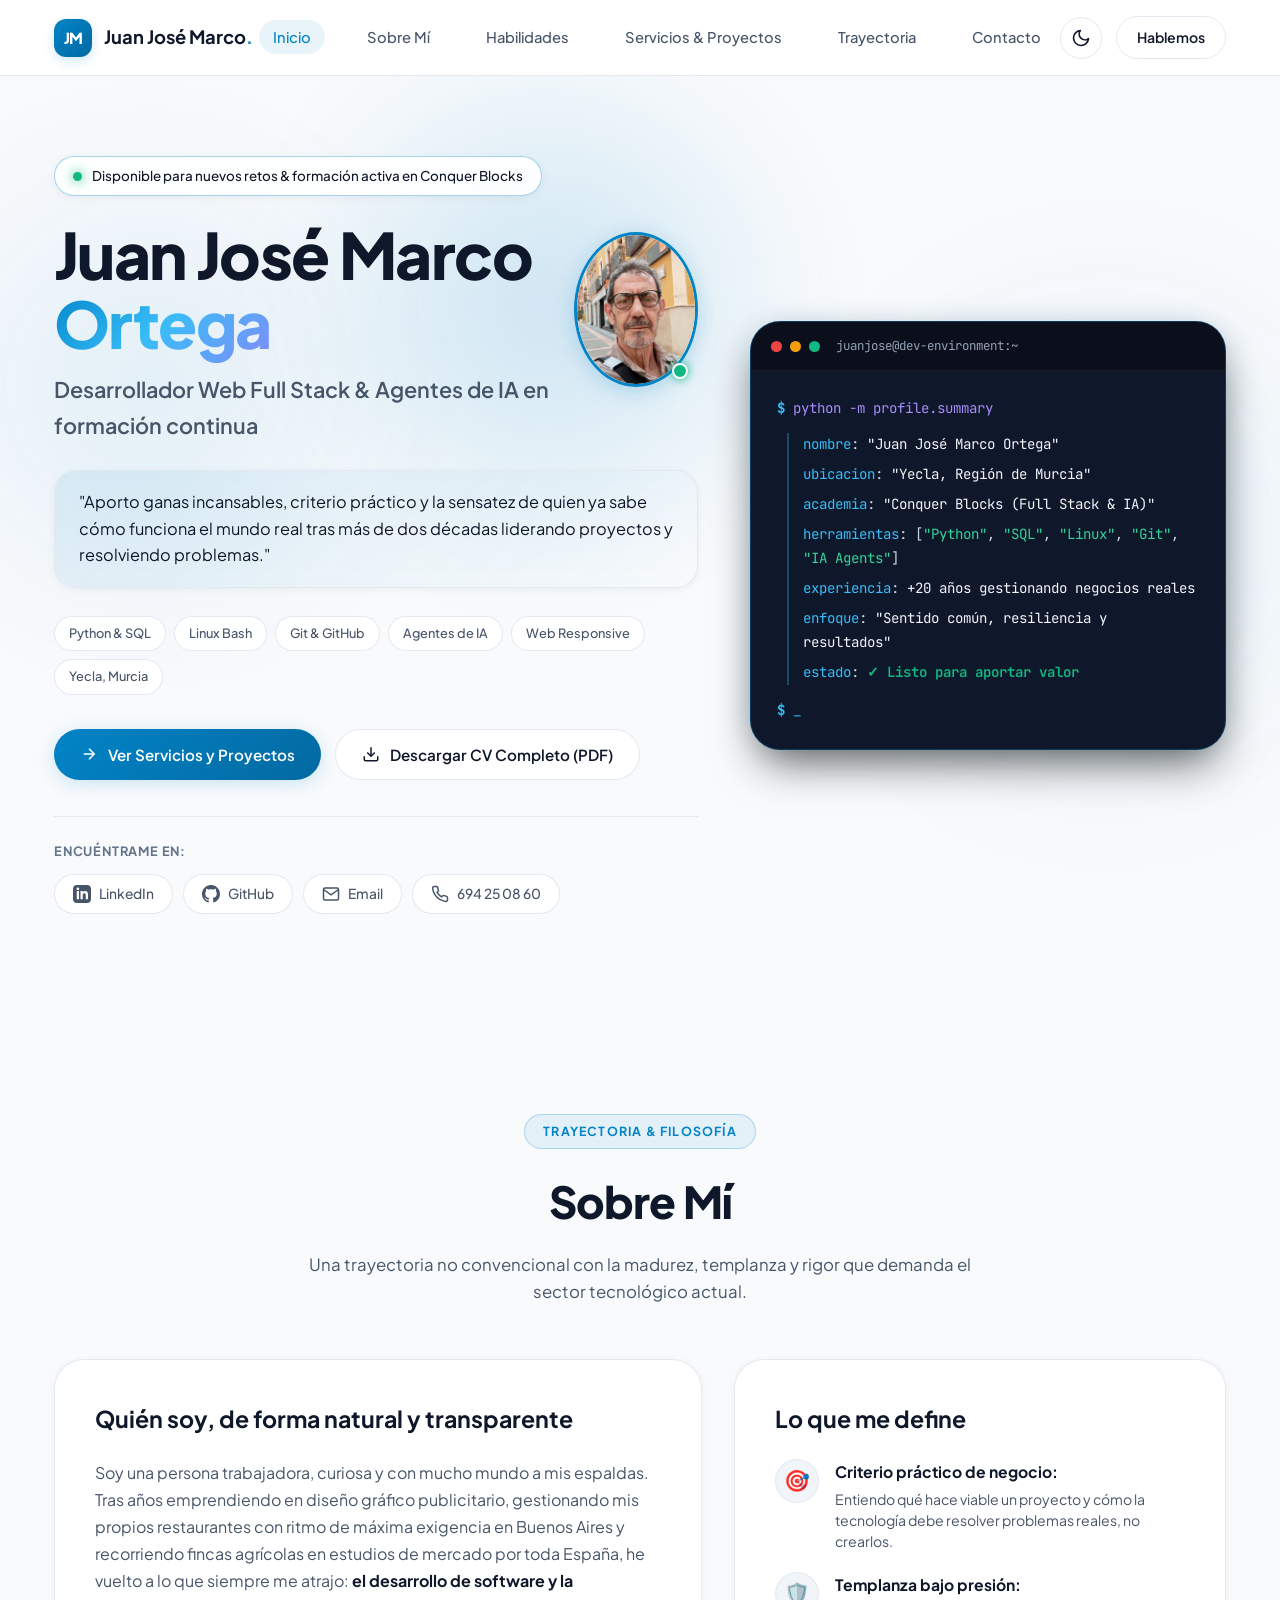
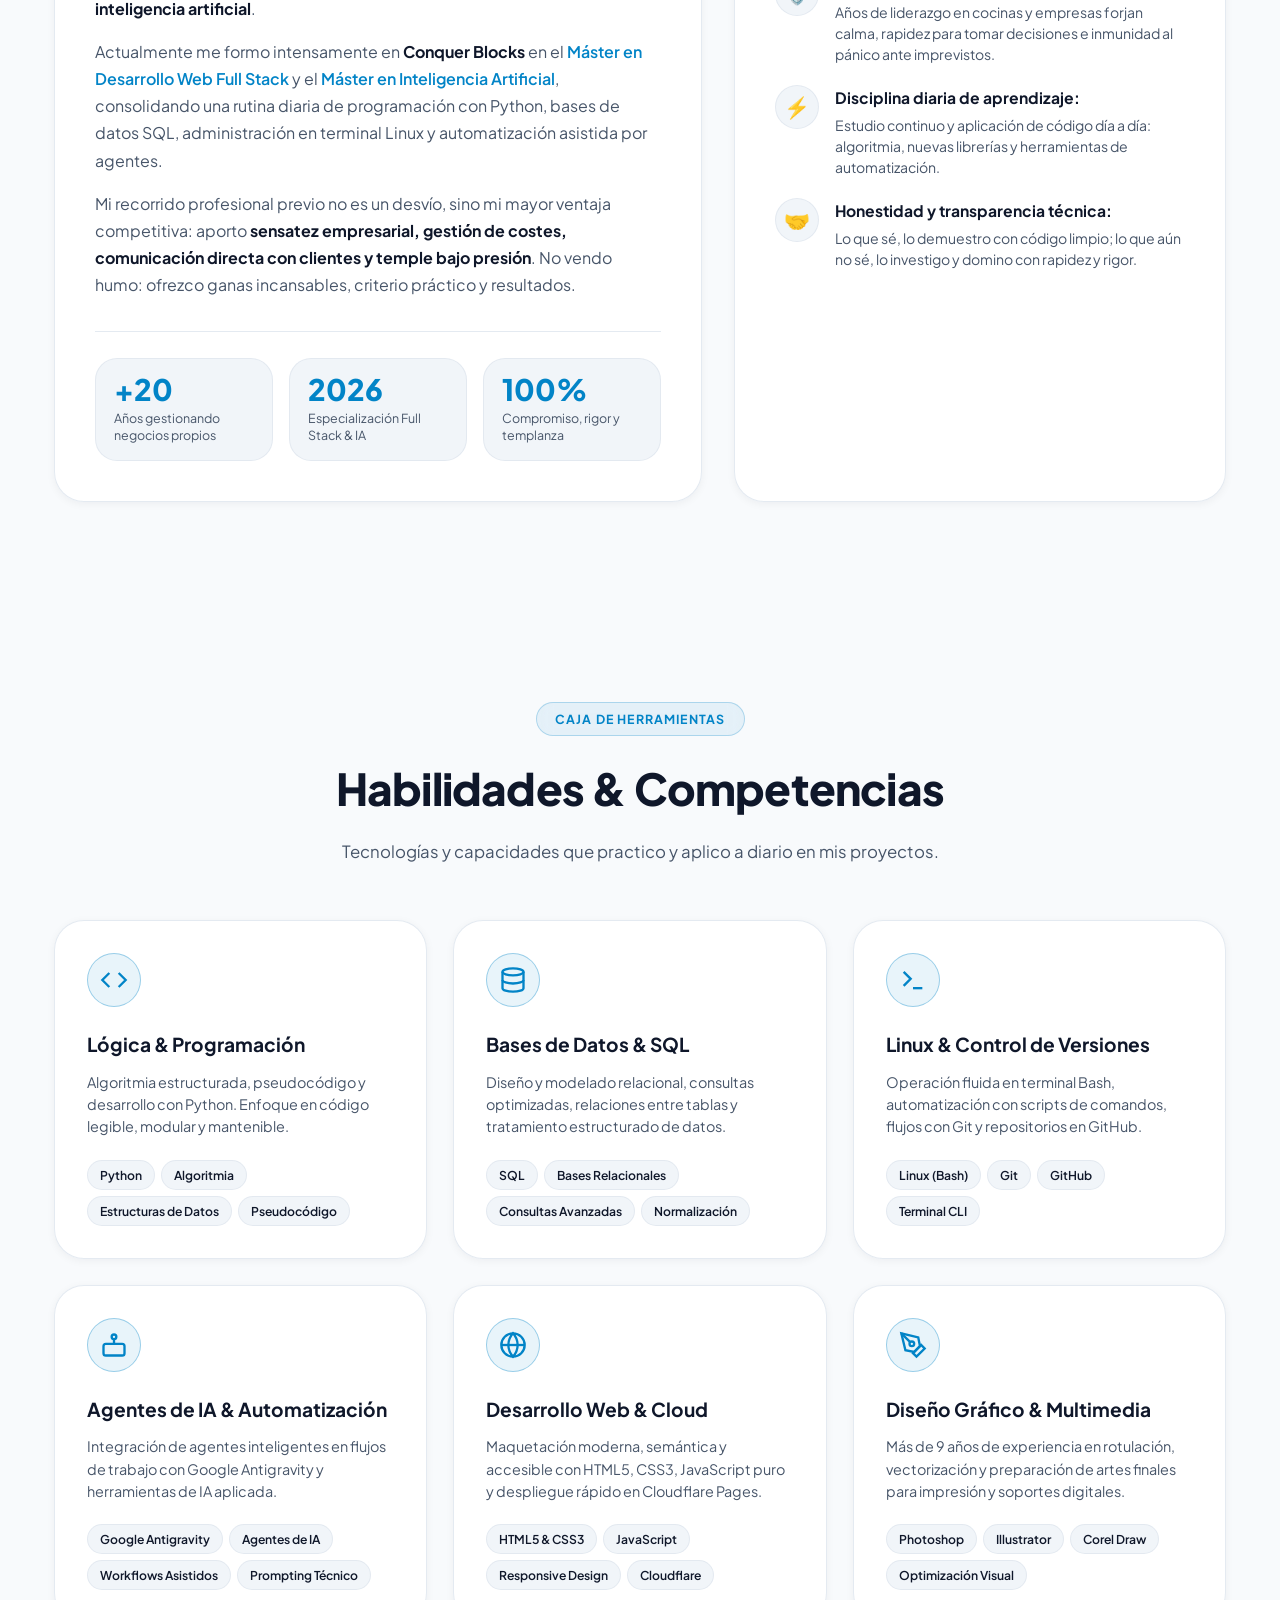
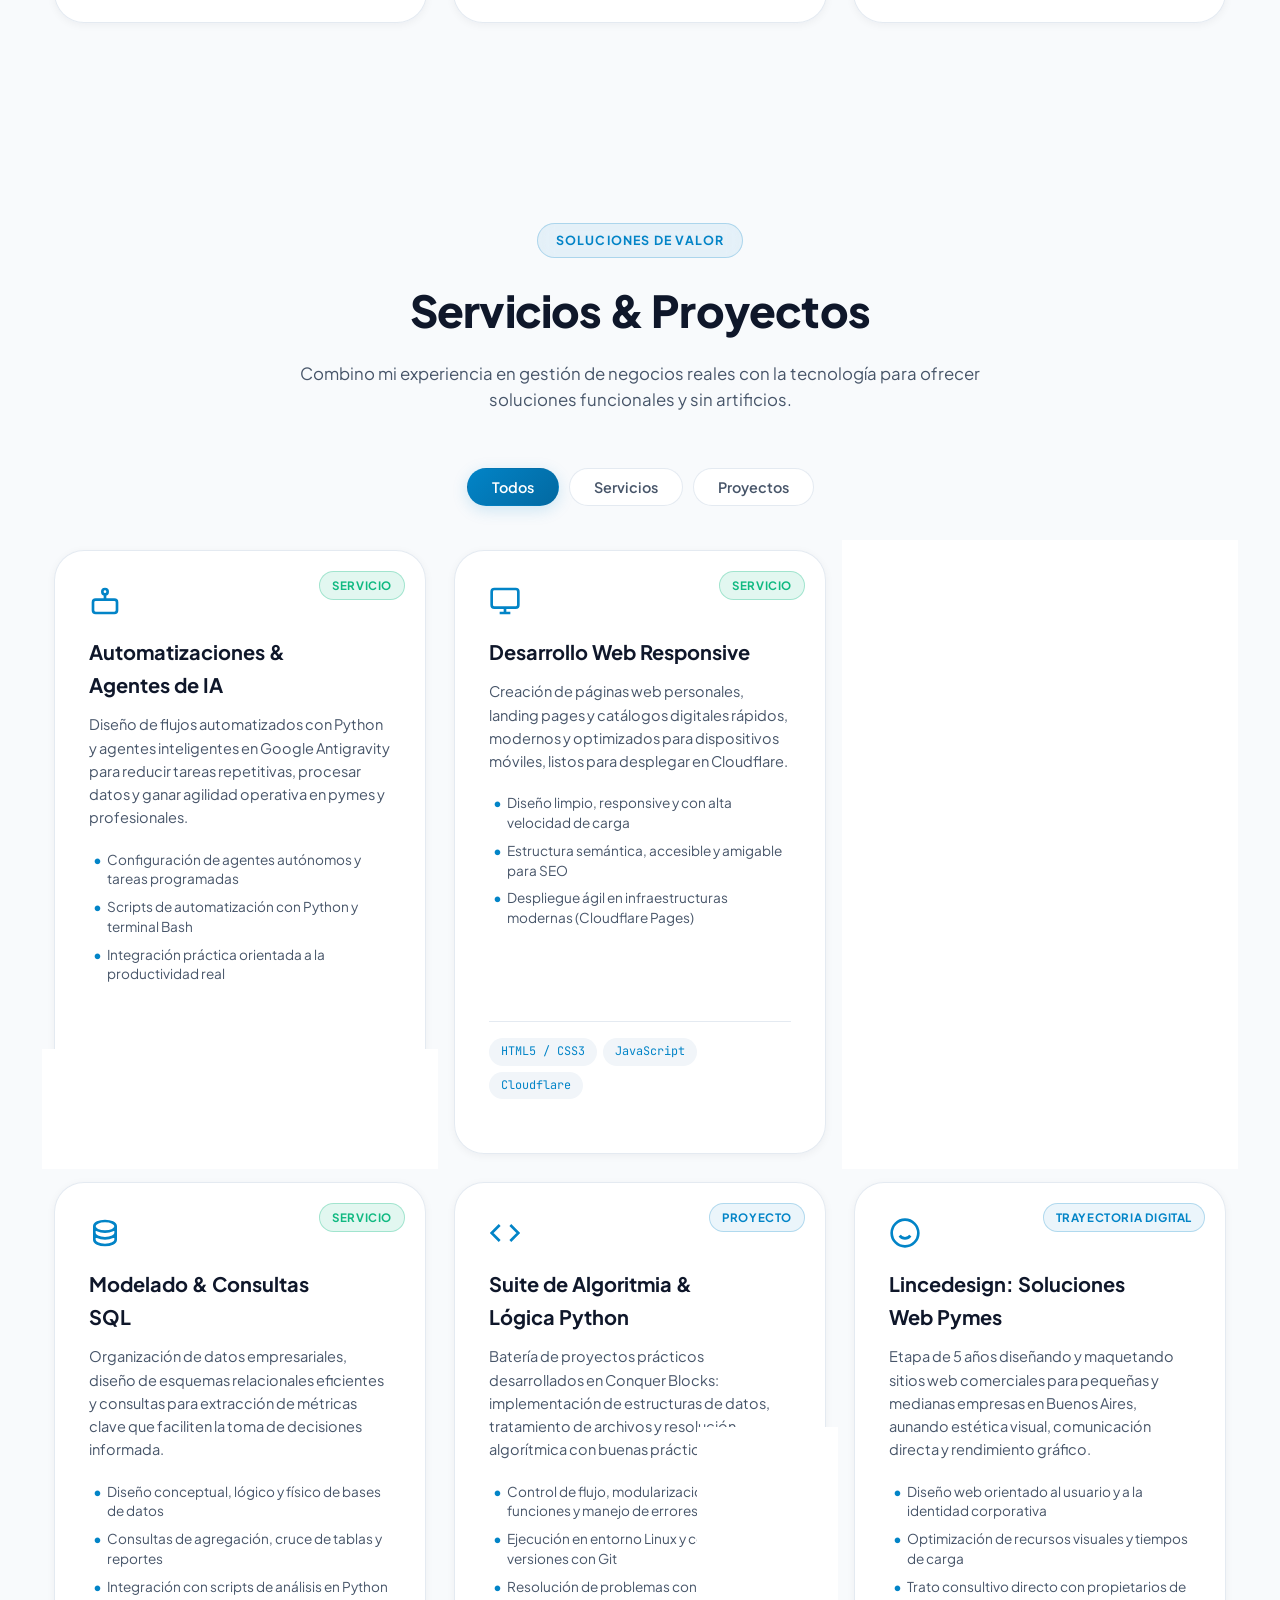
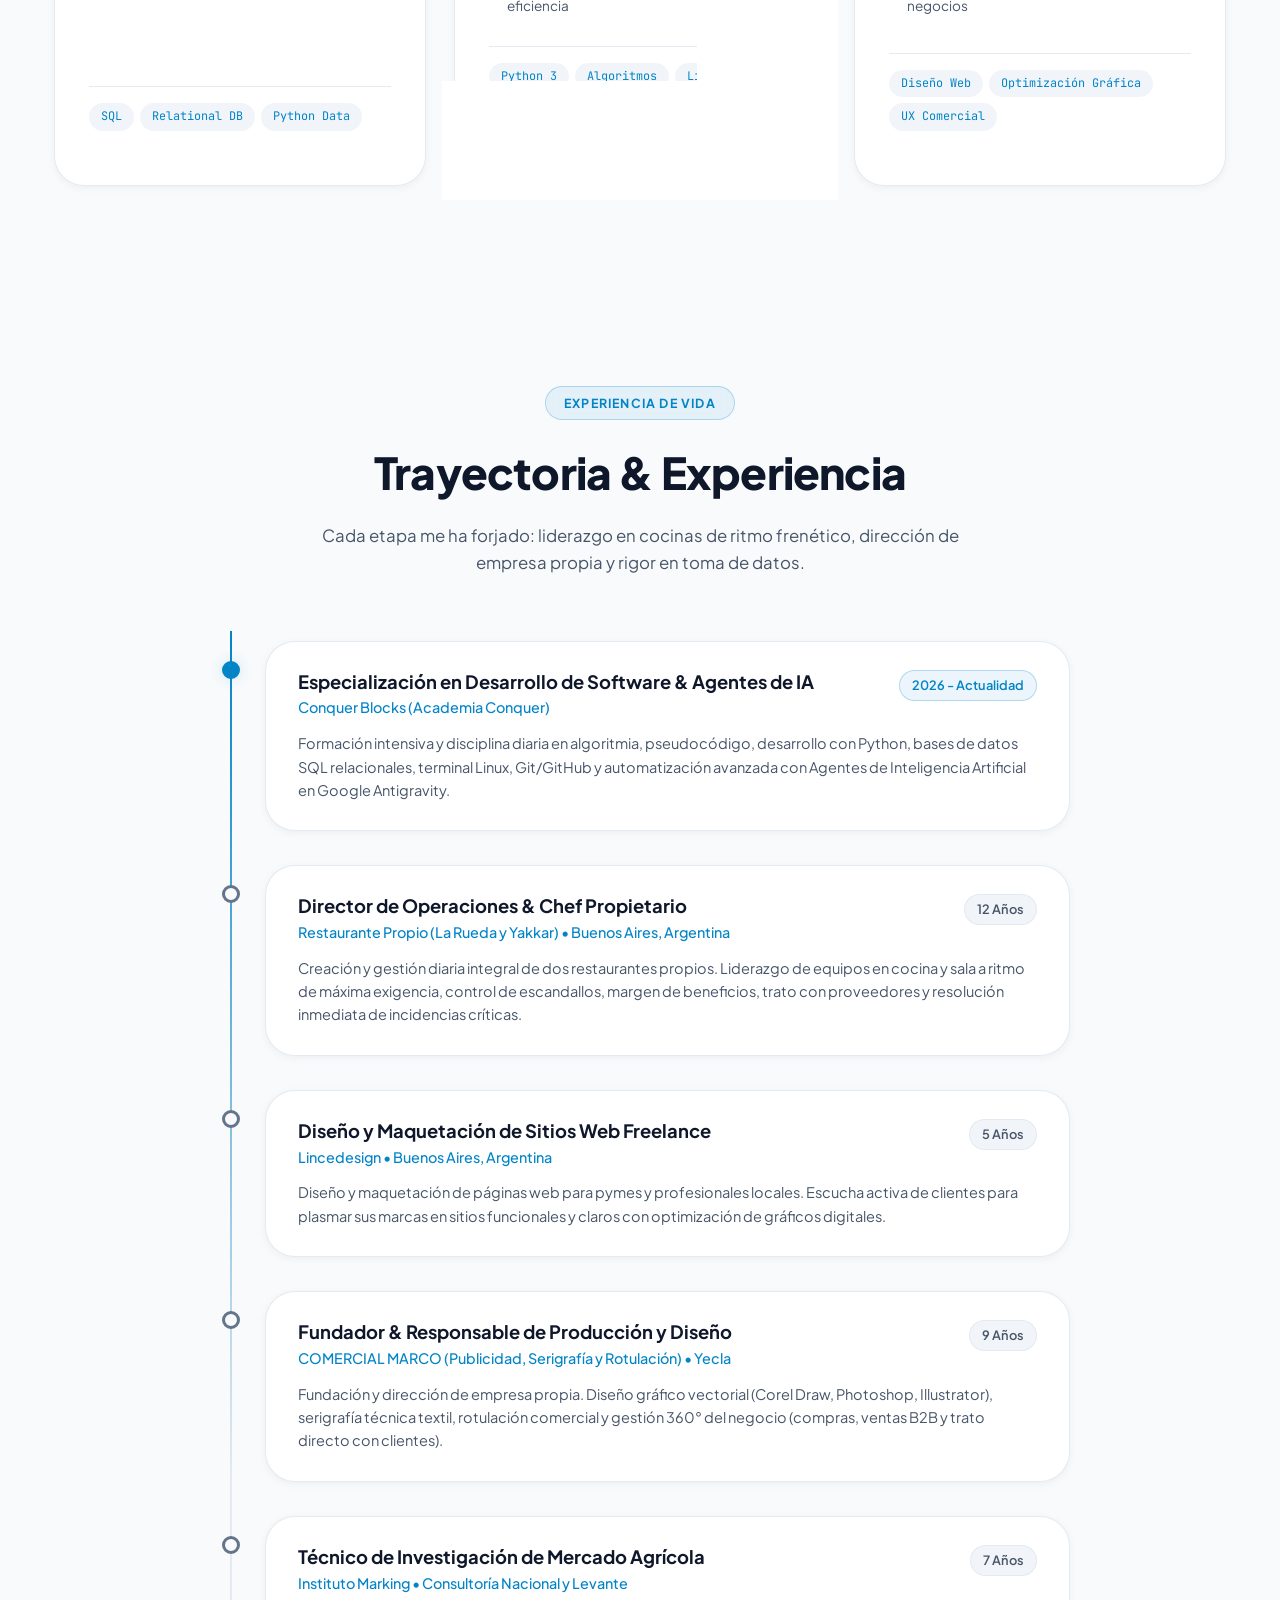
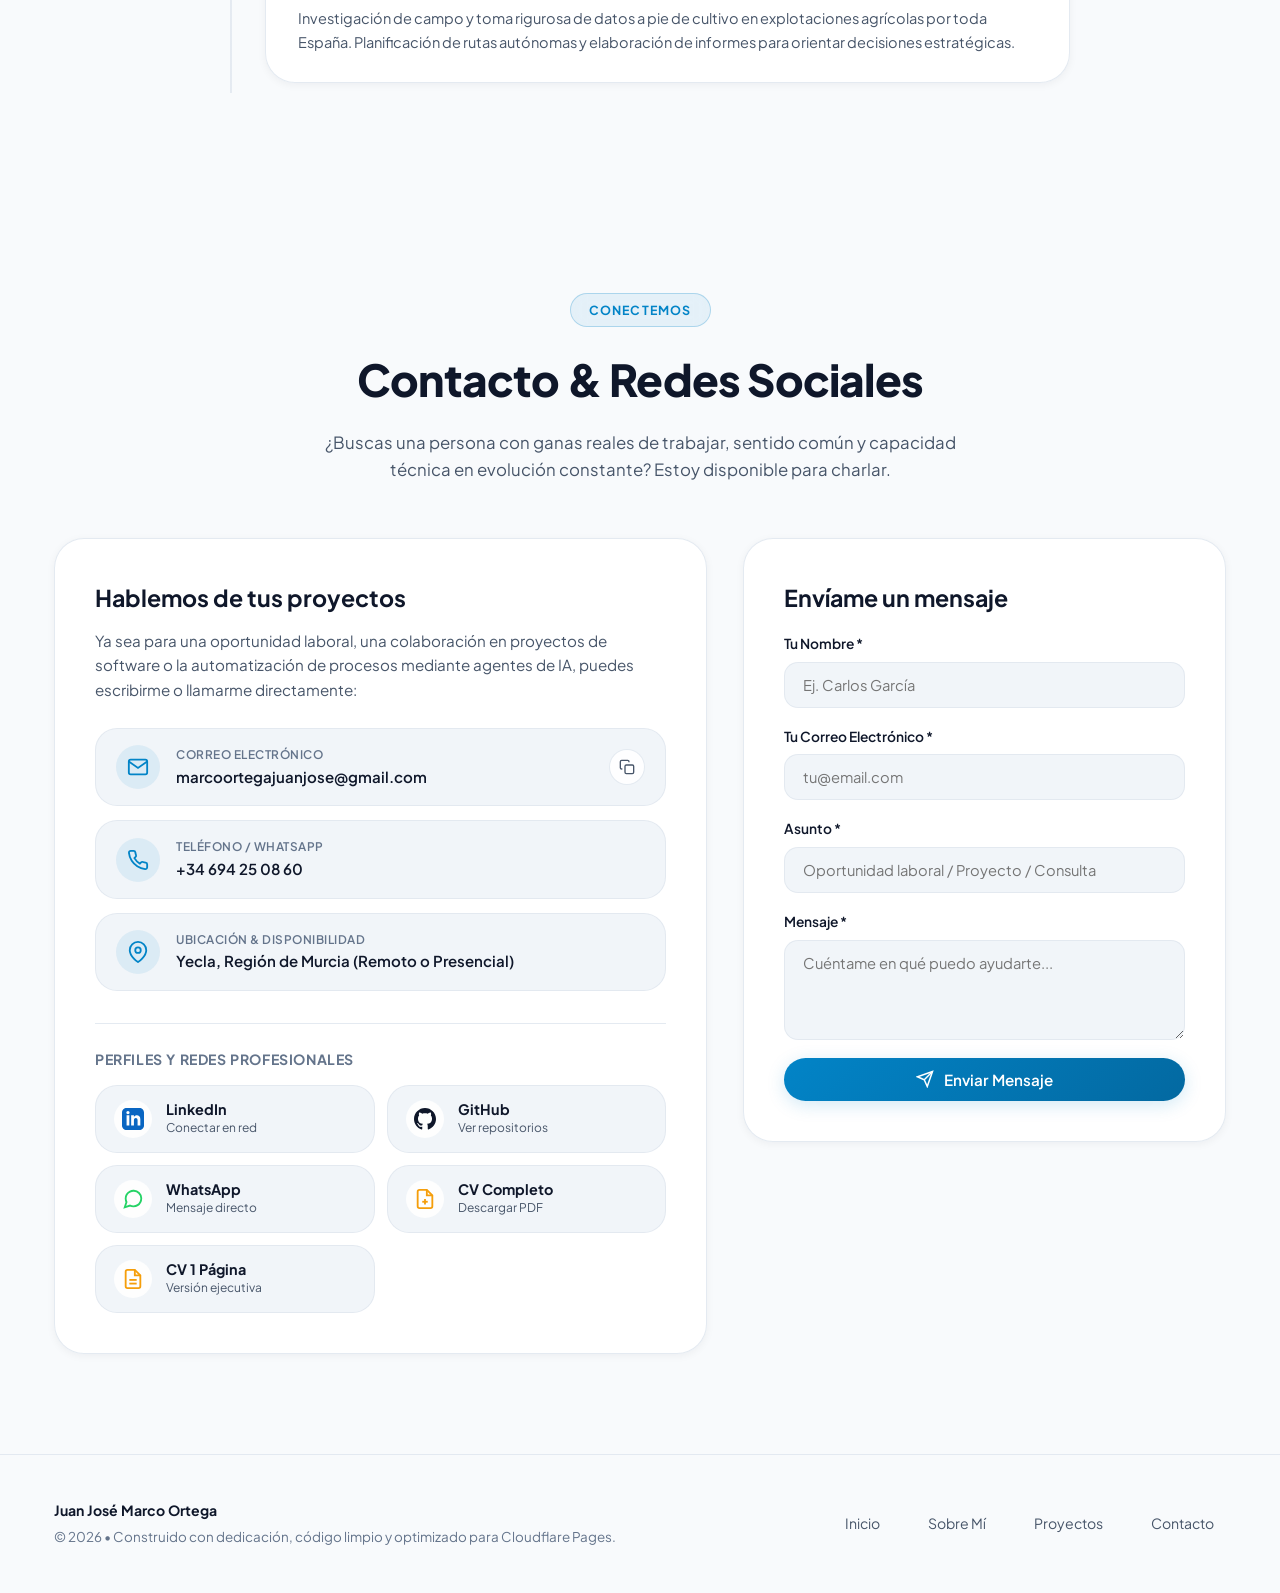
<file: index.html>
<!DOCTYPE html>
<html lang="es" data-theme="dark">

<head>
  <meta charset="UTF-8">
  <meta name="viewport" content="width=device-width, initial-scale=1.0">
  <meta name="description"
    content="Web personal y portafolio de Juan José Marco Ortega - Desarrollador Web Full Stack & Especialista en Agentes de IA en formación continua. Yecla, Murcia.">
  <meta name="author" content="Juan José Marco Ortega">
  <meta property="og:title" content="Juan José Marco Ortega | Web Personal & Portafolio">
  <meta property="og:description"
    content="Desarrollo de Software, Python, SQL, Linux y Agentes de IA en Conquer Blocks. Más de una década de experiencia gestionando proyectos reales.">
  <meta property="og:image" content="foto_perfil.jpg">
  <meta property="og:type" content="website">
  <meta name="twitter:card" content="summary_large_image">
  <meta name="twitter:image" content="foto_perfil.jpg">
  <title>Juan José Marco Ortega | Desarrollador Web & Agentes IA</title>

  <link rel="icon" type="image/svg+xml" href="favicon.svg">
  <link rel="preconnect" href="https://fonts.googleapis.com">
  <link rel="preconnect" href="https://fonts.gstatic.com" crossorigin>
  <link
    href="https://fonts.googleapis.com/css2?family=Plus+Jakarta+Sans:wght@300;400;500;600;700;800&family=JetBrains+Mono:wght@400;500;600&display=swap"
    rel="stylesheet">

  <link rel="stylesheet" href="style.css">
</head>

<body>
  <!-- HEADER / NAVEGACIÓN -->
  <header class="site-header" id="header">
    <div class="container header-container">
      <a href="#hero" class="brand-logo" aria-label="Inicio - Juan José Marco">
        <span class="logo-badge">JM</span>
        <span class="logo-text">Juan José Marco<span class="text-accent">.</span></span>
      </a>

      <nav class="nav-menu" id="navMenu" aria-label="Navegación principal">
        <ul class="nav-list">
          <li><a href="#hero" class="nav-link active">Inicio</a></li>
          <li><a href="#sobre-mi" class="nav-link">Sobre Mí</a></li>
          <li><a href="#habilidades" class="nav-link">Habilidades</a></li>
          <li><a href="#servicios-proyectos" class="nav-link">Servicios & Proyectos</a></li>
          <li><a href="#trayectoria" class="nav-link">Trayectoria</a></li>
          <li><a href="#contacto" class="nav-link">Contacto</a></li>
        </ul>
      </nav>

      <div class="header-actions">
        <!-- Toggle Tema Claro/Oscuro -->
        <button id="themeToggle" class="theme-toggle" aria-label="Cambiar tema de color"
          title="Alternar modo claro / oscuro">
          <svg class="sun-icon" viewBox="0 0 24 24" width="20" height="20" fill="none" stroke="currentColor"
            stroke-width="2" stroke-linecap="round" stroke-linejoin="round">
            <circle cx="12" cy="12" r="5"></circle>
            <line x1="12" y1="1" x2="12" y2="3"></line>
            <line x1="12" y1="21" x2="12" y2="23"></line>
            <line x1="4.22" y1="4.22" x2="5.64" y2="5.64"></line>
            <line x1="18.36" y1="18.36" x2="19.78" y2="19.78"></line>
            <line x1="1" y1="12" x2="3" y2="12"></line>
            <line x1="21" y1="12" x2="23" y2="12"></line>
            <line x1="4.22" y1="19.78" x2="5.64" y2="18.36"></line>
            <line x1="18.36" y1="5.64" x2="19.78" y2="4.22"></line>
          </svg>
          <svg class="moon-icon" viewBox="0 0 24 24" width="20" height="20" fill="none" stroke="currentColor"
            stroke-width="2" stroke-linecap="round" stroke-linejoin="round">
            <path d="M21 12.79A9 9 0 1 1 11.21 3 7 7 0 0 0 21 12.79z"></path>
          </svg>
        </button>

        <!-- Botón Contactar Header -->
        <a href="#contacto" class="btn btn-outline header-cta">Hablemos</a>

        <!-- Botón Hamburguesa Móvil -->
        <button id="mobileMenuBtn" class="hamburger-btn" aria-label="Abrir menú" aria-expanded="false"
          aria-controls="navMenu">
          <span class="hamburger-bar"></span>
          <span class="hamburger-bar"></span>
          <span class="hamburger-bar"></span>
        </button>
      </div>
    </div>
  </header>

  <main>
    <!-- SECCIÓN PRINCIPAL / HERO -->
    <section class="hero-section" id="hero">
      <div class="container hero-container">
        <div class="hero-content">
          <div class="hero-header-top">
            <div class="hero-title-area">
              <div class="status-pill">
                <span class="status-dot"></span>
                <span>Disponible para nuevos retos & formación activa en Conquer Blocks</span>
              </div>

              <h1 class="hero-name">
                Juan José Marco <span class="hero-surname">Ortega</span>
              </h1>

              <p class="hero-role">
                Desarrollador Web Full Stack & Agentes de IA en formación continua
              </p>
            </div>

            <div class="header-photo">
              <img src="foto_perfil_oval.png" alt="Juan José Marco Ortega" class="profile-photo">
            </div>
          </div>

          <blockquote class="hero-tagline">
            "Aporto ganas incansables, criterio práctico y la sensatez de quien ya sabe cómo funciona el mundo real tras
            más de dos décadas liderando proyectos y resolviendo problemas."
          </blockquote>

          <div class="hero-tags">
            <span class="tag">Python & SQL</span>
            <span class="tag">Linux Bash</span>
            <span class="tag">Git & GitHub</span>
            <span class="tag">Agentes de IA</span>
            <span class="tag">Web Responsive</span>
            <span class="tag">Yecla, Murcia</span>
          </div>

          <div class="hero-actions">
            <a href="#servicios-proyectos" class="btn btn-primary">
              <svg viewBox="0 0 24 24" width="18" height="18" fill="none" stroke="currentColor" stroke-width="2">
                <path d="M5 12h14M12 5l7 7-7 7" />
              </svg>
              Ver Servicios y Proyectos
            </a>
            <a href="cv-juan-jose-marco-ortega-completo.pdf" download class="btn btn-secondary"
              title="Descargar Curriculum Vitae Completo">
              <svg viewBox="0 0 24 24" width="18" height="18" fill="none" stroke="currentColor" stroke-width="2">
                <path d="M21 15v4a2 2 0 0 1-2 2H5a2 2 0 0 1-2-2v-4" />
                <polyline points="7 10 12 15 17 10" />
                <line x1="12" y1="15" x2="12" y2="3" />
              </svg>
              Descargar CV Completo (PDF)
            </a>
          </div>

          <!-- Redes Sociales Rápidas en Hero -->
          <div class="hero-social-links">
            <span class="social-label">Encuéntrame en:</span>
            <div class="social-icons-group">
              <a href="https://www.linkedin.com/in/juan-jose-marco-ortega-8454912a2" target="_blank"
                rel="noopener noreferrer" class="social-pill" title="LinkedIn de Juan José Marco">
                <svg viewBox="0 0 24 24" width="18" height="18" fill="currentColor">
                  <path
                    d="M19 0h-14c-2.761 0-5 2.239-5 5v14c0 2.761 2.239 5 5 5h14c2.762 0 5-2.239 5-5v-14c0-2.761-2.238-5-5-5zm-11 19h-3v-11h3v11zm-1.5-12.268c-.966 0-1.75-.79-1.75-1.764s.784-1.764 1.75-1.764 1.75.79 1.75 1.764-.783 1.764-1.75 1.764zm13.5 12.268h-3v-5.604c0-3.368-4-3.113-4 0v5.604h-3v-11h3v1.765c1.396-2.586 7-2.777 7 2.476v6.759z" />
                </svg>
                <span>LinkedIn</span>
              </a>

              <a href="https://github.com/marcoortegajuanjose-stack" target="_blank" rel="noopener noreferrer"
                class="social-pill" title="GitHub de Juan José Marco">
                <svg viewBox="0 0 24 24" width="18" height="18" fill="currentColor">
                  <path
                    d="M12 0c-6.626 0-12 5.373-12 12 0 5.302 3.438 9.8 8.207 11.387.599.111.793-.261.793-.577v-2.234c-3.338.726-4.033-1.416-4.033-1.416-.546-1.387-1.333-1.756-1.333-1.756-1.089-.745.083-.729.083-.729 1.205.084 1.839 1.237 1.839 1.237 1.07 1.834 2.807 1.304 3.492.997.107-.775.418-1.305.762-1.604-2.665-.305-5.467-1.334-5.467-5.931 0-1.311.469-2.381 1.236-3.221-.124-.303-.535-1.524.117-3.176 0 0 1.008-.322 3.301 1.23.957-.266 1.983-.399 3.003-.404 1.02.005 2.047.138 3.006.404 2.291-1.552 3.297-1.23 3.297-1.23.653 1.653.242 2.874.118 3.176.77.84 1.235 1.911 1.235 3.221 0 4.609-2.807 5.624-5.479 5.921.43.372.823 1.102.823 2.222v3.293c0 .319.192.694.801.576 4.765-1.589 8.199-6.086 8.199-11.386 0-6.627-5.373-12-12-12z" />
                </svg>
                <span>GitHub</span>
              </a>

              <a href="mailto:marcoortegajuanjose@gmail.com" class="social-pill"
                title="Enviar correo a Juan José Marco">
                <svg viewBox="0 0 24 24" width="18" height="18" fill="none" stroke="currentColor" stroke-width="2">
                  <path d="M4 4h16c1.1 0 2 .9 2 2v12c0 1.1-.9 2-2 2H4c-1.1 0-2-.9-2-2V6c0-1.1.9-2 2-2z" />
                  <polyline points="22,6 12,13 2,6" />
                </svg>
                <span>Email</span>
              </a>

              <a href="tel:+34694250860" class="social-pill" title="Llamar o WhatsApp">
                <svg viewBox="0 0 24 24" width="18" height="18" fill="none" stroke="currentColor" stroke-width="2">
                  <path
                    d="M22 16.92v3a2 2 0 0 1-2.18 2 19.79 19.79 0 0 1-8.63-3.07 19.5 19.5 0 0 1-6-6 19.79 19.79 0 0 1-3.07-8.67A2 2 0 0 1 4.11 2h3a2 2 0 0 1 2 1.72 12.84 12.84 0 0 0 .7 2.81 2 2 0 0 1-.45 2.11L8.09 9.91a16 16 0 0 0 6 6l1.27-1.27a2 2 0 0 1 2.11-.45 12.84 12.84 0 0 0 2.81.7A2 2 0 0 1 22 16.92z" />
                </svg>
                <span>694 25 08 60</span>
              </a>
            </div>
          </div>
        </div>

        <div class="hero-visual">
          <div class="card-terminal">
            <div class="terminal-header">
              <span class="dot red"></span>
              <span class="dot yellow"></span>
              <span class="dot green"></span>
              <span class="terminal-title">juanjose@dev-environment:~</span>
            </div>
            <div class="terminal-body">
              <p class="code-line"><span class="cmd-prompt">$</span> <span class="cmd-run">python -m
                  profile.summary</span></p>
              <div class="code-output">
                <p><span class="key">nombre</span>: <span class="val">"Juan José Marco Ortega"</span></p>
                <p><span class="key">ubicacion</span>: <span class="val">"Yecla, Región de Murcia"</span></p>
                <p><span class="key">academia</span>: <span class="val">"Conquer Blocks (Full Stack & IA)"</span></p>
                <p><span class="key">herramientas</span>: [<span class="str">"Python"</span>, <span
                    class="str">"SQL"</span>, <span class="str">"Linux"</span>, <span class="str">"Git"</span>, <span
                    class="str">"IA Agents"</span>]</p>
                <p><span class="key">experiencia</span>: <span class="val">+20 años gestionando negocios reales</span>
                </p>
                <p><span class="key">enfoque</span>: <span class="val">"Sentido común, resiliencia y resultados"</span>
                </p>
                <p><span class="key">estado</span>: <span class="status-ready">✓ Listo para aportar valor</span></p>
              </div>
              <p class="code-line terminal-cursor"><span class="cmd-prompt">$</span> <span class="cursor-block">_</span>
              </p>
            </div>
          </div>
        </div>
      </div>
    </section>

    <!-- SECCIÓN SOBRE MÍ -->
    <section class="section section-about" id="sobre-mi">
      <div class="container">
        <div class="section-header">
          <span class="section-badge">Trayectoria & Filosofía</span>
          <h2 class="section-title">Sobre Mí</h2>
          <p class="section-subtitle">
            Una trayectoria no convencional con la madurez, templanza y rigor que demanda el sector tecnológico actual.
          </p>
        </div>

        <div class="about-grid">
          <div class="about-card main-narrative">
            <h3>Quién soy, de forma natural y transparente</h3>
            <p>
              Soy una persona trabajadora, curiosa y con mucho mundo a mis espaldas. Tras años emprendiendo en diseño
              gráfico publicitario, gestionando mis propios restaurantes con ritmo de máxima exigencia en Buenos Aires y
              recorriendo fincas agrícolas en estudios de mercado por toda España, he vuelto a lo que siempre me atrajo:
              <strong>el desarrollo de software y la inteligencia artificial</strong>.
            </p>
            <p>
              Actualmente me formo intensamente en <strong>Conquer Blocks</strong> en el <em>Máster en Desarrollo Web
                Full Stack</em> y el <em>Máster en Inteligencia Artificial</em>, consolidando una rutina diaria de
              programación con Python, bases de datos SQL, administración en terminal Linux y automatización asistida
              por agentes.
            </p>
            <p>
              Mi recorrido profesional previo no es un desvío, sino mi mayor ventaja competitiva: aporto
              <strong>sensatez empresarial, gestión de costes, comunicación directa con clientes y temple bajo
                presión</strong>. No vendo humo: ofrezco ganas incansables, criterio práctico y resultados.
            </p>

            <div class="about-highlights-row">
              <div class="mini-stat">
                <span class="stat-number">+20</span>
                <span class="stat-label">Años gestionando negocios propios</span>
              </div>
              <div class="mini-stat">
                <span class="stat-number">2026</span>
                <span class="stat-label">Especialización Full Stack & IA</span>
              </div>
              <div class="mini-stat">
                <span class="stat-number">100%</span>
                <span class="stat-label">Compromiso, rigor y templanza</span>
              </div>
            </div>
          </div>

          <div class="about-card values-card">
            <h3>Lo que me define</h3>
            <ul class="value-list">
              <li>
                <div class="value-icon">🎯</div>
                <div>
                  <strong>Criterio práctico de negocio:</strong>
                  <p>Entiendo qué hace viable un proyecto y cómo la tecnología debe resolver problemas reales, no
                    crearlos.</p>
                </div>
              </li>
              <li>
                <div class="value-icon">🛡️</div>
                <div>
                  <strong>Templanza bajo presión:</strong>
                  <p>Años de liderazgo en cocinas y empresas forjan calma, rapidez para tomar decisiones e inmunidad al
                    pánico ante imprevistos.</p>
                </div>
              </li>
              <li>
                <div class="value-icon">⚡</div>
                <div>
                  <strong>Disciplina diaria de aprendizaje:</strong>
                  <p>Estudio continuo y aplicación de código día a día: algoritmia, nuevas librerías y herramientas de
                    automatización.</p>
                </div>
              </li>
              <li>
                <div class="value-icon">🤝</div>
                <div>
                  <strong>Honestidad y transparencia técnica:</strong>
                  <p>Lo que sé, lo demuestro con código limpio; lo que aún no sé, lo investigo y domino con rapidez y
                    rigor.</p>
                </div>
              </li>
            </ul>
          </div>
        </div>
      </div>
    </section>

    <!-- SECCIÓN HABILIDADES TÉCNICAS -->
    <section class="section section-skills" id="habilidades">
      <div class="container">
        <div class="section-header">
          <span class="section-badge">Caja de Herramientas</span>
          <h2 class="section-title">Habilidades & Competencias</h2>
          <p class="section-subtitle">
            Tecnologías y capacidades que practico y aplico a diario en mis proyectos.
          </p>
        </div>

        <div class="skills-grid">
          <!-- Card 1: Lógica & Programación -->
          <div class="skill-card">
            <div class="skill-icon-wrap icon-python">
              <svg viewBox="0 0 24 24" width="28" height="28" fill="none" stroke="currentColor" stroke-width="2">
                <path d="M16 18l6-6-6-6M8 6l-6 6 6 6" />
              </svg>
            </div>
            <h3>Lógica & Programación</h3>
            <p>Algoritmia estructurada, pseudocódigo y desarrollo con Python. Enfoque en código legible, modular y
              mantenible.</p>
            <div class="skill-badges">
              <span>Python</span>
              <span>Algoritmia</span>
              <span>Estructuras de Datos</span>
              <span>Pseudocódigo</span>
            </div>
          </div>

          <!-- Card 2: Bases de Datos -->
          <div class="skill-card">
            <div class="skill-icon-wrap icon-db">
              <svg viewBox="0 0 24 24" width="28" height="28" fill="none" stroke="currentColor" stroke-width="2">
                <ellipse cx="12" cy="5" rx="9" ry="3"></ellipse>
                <path d="M21 12c0 1.66-4 3-9 3s-9-1.34-9-3"></path>
                <path d="M3 5v14c0 1.66 4 3 9 3s9-1.34 9-3V5"></path>
              </svg>
            </div>
            <h3>Bases de Datos & SQL</h3>
            <p>Diseño y modelado relacional, consultas optimizadas, relaciones entre tablas y tratamiento estructurado
              de datos.</p>
            <div class="skill-badges">
              <span>SQL</span>
              <span>Bases Relacionales</span>
              <span>Consultas Avanzadas</span>
              <span>Normalización</span>
            </div>
          </div>

          <!-- Card 3: Entorno & Git -->
          <div class="skill-card">
            <div class="skill-icon-wrap icon-linux">
              <svg viewBox="0 0 24 24" width="28" height="28" fill="none" stroke="currentColor" stroke-width="2">
                <polyline points="4 17 10 11 4 5"></polyline>
                <line x1="12" y1="19" x2="20" y2="19"></line>
              </svg>
            </div>
            <h3>Linux & Control de Versiones</h3>
            <p>Operación fluida en terminal Bash, automatización con scripts de comandos, flujos con Git y repositorios
              en GitHub.</p>
            <div class="skill-badges">
              <span>Linux (Bash)</span>
              <span>Git</span>
              <span>GitHub</span>
              <span>Terminal CLI</span>
            </div>
          </div>

          <!-- Card 4: Inteligencia Artificial -->
          <div class="skill-card">
            <div class="skill-icon-wrap icon-ai">
              <svg viewBox="0 0 24 24" width="28" height="28" fill="none" stroke="currentColor" stroke-width="2">
                <rect x="3" y="11" width="18" height="10" rx="2"></rect>
                <circle cx="12" cy="5" r="2"></circle>
                <path d="M12 7v4"></path>
                <line x1="8" y1="16" x2="8" y2="16"></line>
                <line x1="16" y1="16" x2="16" y2="16"></line>
              </svg>
            </div>
            <h3>Agentes de IA & Automatización</h3>
            <p>Integración de agentes inteligentes en flujos de trabajo con Google Antigravity y herramientas de IA
              aplicada.</p>
            <div class="skill-badges">
              <span>Google Antigravity</span>
              <span>Agentes de IA</span>
              <span>Workflows Asistidos</span>
              <span>Prompting Técnico</span>
            </div>
          </div>

          <!-- Card 5: Desarrollo Web -->
          <div class="skill-card">
            <div class="skill-icon-wrap icon-web">
              <svg viewBox="0 0 24 24" width="28" height="28" fill="none" stroke="currentColor" stroke-width="2">
                <circle cx="12" cy="12" r="10"></circle>
                <line x1="2" y1="12" x2="22" y2="12"></line>
                <path d="M12 2a15.3 15.3 0 0 1 4 10 15.3 15.3 0 0 1-4 10 15.3 15.3 0 0 1-4-10 15.3 15.3 0 0 1 4-10z">
                </path>
              </svg>
            </div>
            <h3>Desarrollo Web & Cloud</h3>
            <p>Maquetación moderna, semántica y accesible con HTML5, CSS3, JavaScript puro y despliegue rápido en
              Cloudflare Pages.</p>
            <div class="skill-badges">
              <span>HTML5 & CSS3</span>
              <span>JavaScript</span>
              <span>Responsive Design</span>
              <span>Cloudflare</span>
            </div>
          </div>

          <!-- Card 6: Diseño Gráfico & Identidad -->
          <div class="skill-card">
            <div class="skill-icon-wrap icon-design">
              <svg viewBox="0 0 24 24" width="28" height="28" fill="none" stroke="currentColor" stroke-width="2">
                <path d="M12 19l7-7 3 3-7 7-3-3z"></path>
                <path d="M18 13l-1.5-7.5L2 2l3.5 14.5L13 18l5-5z"></path>
                <path d="M2 2l7.586 7.586"></path>
                <circle cx="11" cy="11" r="2"></circle>
              </svg>
            </div>
            <h3>Diseño Gráfico & Multimedia</h3>
            <p>Más de 9 años de experiencia en rotulación, vectorización y preparación de artes finales para impresión y
              soportes digitales.</p>
            <div class="skill-badges">
              <span>Photoshop</span>
              <span>Illustrator</span>
              <span>Corel Draw</span>
              <span>Optimización Visual</span>
            </div>
          </div>
        </div>
      </div>
    </section>

    <!-- SECCIÓN SERVICIOS O PROYECTOS -->
    <section class="section section-projects" id="servicios-proyectos">
      <div class="container">
        <div class="section-header">
          <span class="section-badge">Soluciones de Valor</span>
          <h2 class="section-title">Servicios & Proyectos</h2>
          <p class="section-subtitle">
            Combino mi experiencia en gestión de negocios reales con la tecnología para ofrecer soluciones funcionales y
            sin artificios.
          </p>
        </div>

        <!-- Filtro Interactivo de Categorías -->
        <div class="filter-tabs" role="tablist" aria-label="Filtrar por servicios o proyectos">
          <button class="filter-btn active" data-filter="all" role="tab" aria-selected="true">Todos</button>
          <button class="filter-btn" data-filter="servicios" role="tab" aria-selected="false">Servicios</button>
          <button class="filter-btn" data-filter="proyectos" role="tab" aria-selected="false">Proyectos</button>
        </div>

        <div class="projects-grid" id="projectsGrid">
          <!-- Item 1: Servicio - Automatización IA -->
          <article class="project-card" data-category="servicios">
            <div class="project-badge service">Servicio</div>
            <div class="project-content">
              <div class="project-icon-top">
                <svg viewBox="0 0 24 24" width="32" height="32" fill="none" stroke="currentColor" stroke-width="2">
                  <rect x="3" y="11" width="18" height="10" rx="2"></rect>
                  <circle cx="12" cy="5" r="2"></circle>
                  <path d="M12 7v4"></path>
                </svg>
              </div>
              <h3 class="project-title">Automatizaciones & Agentes de IA</h3>
              <p class="project-desc">
                Diseño de flujos automatizados con Python y agentes inteligentes en Google Antigravity para reducir
                tareas repetitivas, procesar datos y ganar agilidad operativa en pymes y profesionales.
              </p>
              <ul class="project-features">
                <li>Configuración de agentes autónomos y tareas programadas</li>
                <li>Scripts de automatización con Python y terminal Bash</li>
                <li>Integración práctica orientada a la productividad real</li>
              </ul>
              <div class="project-techs">
                <span>Google Antigravity</span>
                <span>Python</span>
                <span>Bash</span>
              </div>
            </div>
          </article>

          <!-- Item 2: Servicio - Desarrollo Web Responsive -->
          <article class="project-card" data-category="servicios">
            <div class="project-badge service">Servicio</div>
            <div class="project-content">
              <div class="project-icon-top">
                <svg viewBox="0 0 24 24" width="32" height="32" fill="none" stroke="currentColor" stroke-width="2">
                  <rect x="2" y="3" width="20" height="14" rx="2" ry="2"></rect>
                  <line x1="8" y1="21" x2="16" y2="21"></line>
                  <line x1="12" y1="17" x2="12" y2="21"></line>
                </svg>
              </div>
              <h3 class="project-title">Desarrollo Web Responsive</h3>
              <p class="project-desc">
                Creación de páginas web personales, landing pages y catálogos digitales rápidos, modernos y optimizados
                para dispositivos móviles, listos para desplegar en Cloudflare.
              </p>
              <ul class="project-features">
                <li>Diseño limpio, responsive y con alta velocidad de carga</li>
                <li>Estructura semántica, accesible y amigable para SEO</li>
                <li>Despliegue ágil en infraestructuras modernas (Cloudflare Pages)</li>
              </ul>
              <div class="project-techs">
                <span>HTML5 / CSS3</span>
                <span>JavaScript</span>
                <span>Cloudflare</span>
              </div>
            </div>
          </article>

          <!-- Item 3: Proyecto - Portafolio Cloudflare -->
          <article class="project-card featured" data-category="proyectos">
            <div class="project-badge project">Proyecto</div>
            <div class="project-content">
              <div class="project-icon-top">
                <svg viewBox="0 0 24 24" width="32" height="32" fill="none" stroke="currentColor" stroke-width="2">
                  <path d="M18 10h-1.26A8 8 0 1 0 9 20h9a5 5 0 0 0 0-10z"></path>
                </svg>
              </div>
              <h3 class="project-title">Web Personal Cloudflare</h3>
              <p class="project-desc">
                Sitio web personal y portafolio desarrollado con arquitectura ultraligera, modo claro/oscuro,
                accesibilidad completa y preparado para despliegue global en Cloudflare Pages.
              </p>
              <ul class="project-features">
                <li>100% responsive sin frameworks pesados ni dependencias externas</li>
                <li>Integración de curriculum interactivo y descarga de CV en PDF</li>
                <li>Código limpio, documentado y controlado con Git & GitHub</li>
              </ul>
              <div class="project-techs">
                <span>HTML5</span>
                <span>CSS3 Grid/Flex</span>
                <span>Vanilla JS</span>
                <span>Cloudflare</span>
              </div>
              <div class="project-links">
                <a href="#hero" class="link-btn">Ver Demo</a>
                <a href="https://github.com/marcoortegajuanjose-stack" target="_blank" rel="noopener noreferrer"
                  class="link-btn github-link">
                  <svg viewBox="0 0 24 24" width="16" height="16" fill="currentColor">
                    <path
                      d="M12 0c-6.626 0-12 5.373-12 12 0 5.302 3.438 9.8 8.207 11.387.599.111.793-.261.793-.577v-2.234c-3.338.726-4.033-1.416-4.033-1.416-.546-1.387-1.333-1.756-1.333-1.756-1.089-.745.083-.729.083-.729 1.205.084 1.839 1.237 1.839 1.237 1.07 1.834 2.807 1.304 3.492.997.107-.775.418-1.305.762-1.604-2.665-.305-5.467-1.334-5.467-5.931 0-1.311.469-2.381 1.236-3.221-.124-.303-.535-1.524.117-3.176 0 0 1.008-.322 3.301 1.23.957-.266 1.983-.399 3.003-.404 1.02.005 2.047.138 3.006.404 2.291-1.552 3.297-1.23 3.297-1.23.653 1.653.242 2.874.118 3.176.77.84 1.235 1.911 1.235 3.221 0 4.609-2.807 5.624-5.479 5.921.43.372.823 1.102.823 2.222v3.293c0 .319.192.694.801.576 4.765-1.589 8.199-6.086 8.199-11.386 0-6.627-5.373-12-12-12z" />
                  </svg>
                  Repositorio
                </a>
              </div>
            </div>
          </article>

          <!-- Item 4: Servicio - Gestión de Datos & SQL -->
          <article class="project-card" data-category="servicios">
            <div class="project-badge service">Servicio</div>
            <div class="project-content">
              <div class="project-icon-top">
                <svg viewBox="0 0 24 24" width="32" height="32" fill="none" stroke="currentColor" stroke-width="2">
                  <path
                    d="M4 7v10c0 2.21 3.582 4 8 4s8-1.79 8-4V7M4 7c0 2.21 3.582 4 8 4s8-1.79 8-4M4 7c0-2.21 3.582-4 8-4s8 1.79 8 4m0 5c0 2.21-3.582 4-8 4s-8-1.79-8-4" />
                </svg>
              </div>
              <h3 class="project-title">Modelado & Consultas SQL</h3>
              <p class="project-desc">
                Organización de datos empresariales, diseño de esquemas relacionales eficientes y consultas para
                extracción de métricas clave que faciliten la toma de decisiones informada.
              </p>
              <ul class="project-features">
                <li>Diseño conceptual, lógico y físico de bases de datos</li>
                <li>Consultas de agregación, cruce de tablas y reportes</li>
                <li>Integración con scripts de análisis en Python</li>
              </ul>
              <div class="project-techs">
                <span>SQL</span>
                <span>Relational DB</span>
                <span>Python Data</span>
              </div>
            </div>
          </article>

          <!-- Item 5: Proyecto - Algoritmia & Lógica Python -->
          <article class="project-card" data-category="proyectos">
            <div class="project-badge project">Proyecto</div>
            <div class="project-content">
              <div class="project-icon-top">
                <svg viewBox="0 0 24 24" width="32" height="32" fill="none" stroke="currentColor" stroke-width="2">
                  <polyline points="16 18 22 12 16 6"></polyline>
                  <polyline points="8 6 2 12 8 18"></polyline>
                </svg>
              </div>
              <h3 class="project-title">Suite de Algoritmia & Lógica Python</h3>
              <p class="project-desc">
                Batería de proyectos prácticos desarrollados en Conquer Blocks: implementación de estructuras de datos,
                tratamiento de archivos y resolución algorítmica con buenas prácticas.
              </p>
              <ul class="project-features">
                <li>Control de flujo, modularización de funciones y manejo de errores</li>
                <li>Ejecución en entorno Linux y control de versiones con Git</li>
                <li>Resolución de problemas con criterios de eficiencia</li>
              </ul>
              <div class="project-techs">
                <span>Python 3</span>
                <span>Algoritmos</span>
                <span>Linux CLI</span>
              </div>
              <div class="project-links">
                <a href="https://github.com/marcoortegajuanjose-stack" target="_blank" rel="noopener noreferrer"
                  class="link-btn github-link">
                  <svg viewBox="0 0 24 24" width="16" height="16" fill="currentColor">
                    <path
                      d="M12 0c-6.626 0-12 5.373-12 12 0 5.302 3.438 9.8 8.207 11.387.599.111.793-.261.793-.577v-2.234c-3.338.726-4.033-1.416-4.033-1.416-.546-1.387-1.333-1.756-1.333-1.756-1.089-.745.083-.729.083-.729 1.205.084 1.839 1.237 1.839 1.237 1.07 1.834 2.807 1.304 3.492.997.107-.775.418-1.305.762-1.604-2.665-.305-5.467-1.334-5.467-5.931 0-1.311.469-2.381 1.236-3.221-.124-.303-.535-1.524.117-3.176 0 0 1.008-.322 3.301 1.23.957-.266 1.983-.399 3.003-.404 1.02.005 2.047.138 3.006.404 2.291-1.552 3.297-1.23 3.297-1.23.653 1.653.242 2.874.118 3.176.77.84 1.235 1.911 1.235 3.221 0 4.609-2.807 5.624-5.479 5.921.43.372.823 1.102.823 2.222v3.293c0 .319.192.694.801.576 4.765-1.589 8.199-6.086 8.199-11.386 0-6.627-5.373-12-12-12z" />
                  </svg>
                  Ver en GitHub
                </a>
              </div>
            </div>
          </article>

          <!-- Item 6: Proyecto / Experiencia - Lincedesign Web -->
          <article class="project-card" data-category="proyectos">
            <div class="project-badge project">Trayectoria Digital</div>
            <div class="project-content">
              <div class="project-icon-top">
                <svg viewBox="0 0 24 24" width="32" height="32" fill="none" stroke="currentColor" stroke-width="2">
                  <circle cx="12" cy="12" r="10"></circle>
                  <path d="M8 14s1.5 2 4 2 4-2 4-2"></path>
                  <line x1="9" y1="9" x2="9.01" y2="9"></line>
                  <line x1="15" y1="9" x2="15.01" y2="9"></line>
                </svg>
              </div>
              <h3 class="project-title">Lincedesign: Soluciones Web Pymes</h3>
              <p class="project-desc">
                Etapa de 5 años diseñando y maquetando sitios web comerciales para pequeñas y medianas empresas en
                Buenos Aires, aunando estética visual, comunicación directa y rendimiento gráfico.
              </p>
              <ul class="project-features">
                <li>Diseño web orientado al usuario y a la identidad corporativa</li>
                <li>Optimización de recursos visuales y tiempos de carga</li>
                <li>Trato consultivo directo con propietarios de negocios</li>
              </ul>
              <div class="project-techs">
                <span>Diseño Web</span>
                <span>Optimización Gráfica</span>
                <span>UX Comercial</span>
              </div>
            </div>
          </article>
        </div>
      </div>
    </section>

    <!-- SECCIÓN TRAYECTORIA LABORAL -->
    <section class="section section-timeline" id="trayectoria">
      <div class="container">
        <div class="section-header">
          <span class="section-badge">Experiencia de Vida</span>
          <h2 class="section-title">Trayectoria & Experiencia</h2>
          <p class="section-subtitle">
            Cada etapa me ha forjado: liderazgo en cocinas de ritmo frenético, dirección de empresa propia y rigor en
            toma de datos.
          </p>
        </div>

        <div class="timeline">
          <!-- 1. Conquer Blocks -->
          <div class="timeline-item">
            <div class="timeline-marker active-marker"></div>
            <div class="timeline-card">
              <div class="timeline-header">
                <div>
                  <h3 class="timeline-title">Especialización en Desarrollo de Software & Agentes de IA</h3>
                  <p class="timeline-company">Conquer Blocks (Academia Conquer)</p>
                </div>
                <span class="timeline-date current">2026 - Actualidad</span>
              </div>
              <p class="timeline-desc">
                Formación intensiva y disciplina diaria en algoritmia, pseudocódigo, desarrollo con Python, bases de
                datos SQL relacionales, terminal Linux, Git/GitHub y automatización avanzada con Agentes de Inteligencia
                Artificial en Google Antigravity.
              </p>
            </div>
          </div>

          <!-- 2. Restauración Buenos Aires -->
          <div class="timeline-item">
            <div class="timeline-marker"></div>
            <div class="timeline-card">
              <div class="timeline-header">
                <div>
                  <h3 class="timeline-title">Director de Operaciones & Chef Propietario</h3>
                  <p class="timeline-company">Restaurante Propio (La Rueda y Yakkar) • Buenos Aires, Argentina</p>
                </div>
                <span class="timeline-date">12 Años</span>
              </div>
              <p class="timeline-desc">
                Creación y gestión diaria integral de dos restaurantes propios. Liderazgo de equipos en cocina y sala a
                ritmo de máxima exigencia, control de escandallos, margen de beneficios, trato con proveedores y
                resolución inmediata de incidencias críticas.
              </p>
            </div>
          </div>

          <!-- 3. Lincedesign -->
          <div class="timeline-item">
            <div class="timeline-marker"></div>
            <div class="timeline-card">
              <div class="timeline-header">
                <div>
                  <h3 class="timeline-title">Diseño y Maquetación de Sitios Web Freelance</h3>
                  <p class="timeline-company">Lincedesign • Buenos Aires, Argentina</p>
                </div>
                <span class="timeline-date">5 Años</span>
              </div>
              <p class="timeline-desc">
                Diseño y maquetación de páginas web para pymes y profesionales locales. Escucha activa de clientes para
                plasmar sus marcas en sitios funcionales y claros con optimización de gráficos digitales.
              </p>
            </div>
          </div>

          <!-- 4. Comercial Marco -->
          <div class="timeline-item">
            <div class="timeline-marker"></div>
            <div class="timeline-card">
              <div class="timeline-header">
                <div>
                  <h3 class="timeline-title">Fundador & Responsable de Producción y Diseño</h3>
                  <p class="timeline-company">COMERCIAL MARCO (Publicidad, Serigrafía y Rotulación) • Yecla</p>
                </div>
                <span class="timeline-date">9 Años</span>
              </div>
              <p class="timeline-desc">
                Fundación y dirección de empresa propia. Diseño gráfico vectorial (Corel Draw, Photoshop, Illustrator),
                serigrafía técnica textil, rotulación comercial y gestión 360° del negocio (compras, ventas B2B y trato
                directo con clientes).
              </p>
            </div>
          </div>

          <!-- 5. Instituto Marking -->
          <div class="timeline-item">
            <div class="timeline-marker"></div>
            <div class="timeline-card">
              <div class="timeline-header">
                <div>
                  <h3 class="timeline-title">Técnico de Investigación de Mercado Agrícola</h3>
                  <p class="timeline-company">Instituto Marking • Consultoría Nacional y Levante</p>
                </div>
                <span class="timeline-date">7 Años</span>
              </div>
              <p class="timeline-desc">
                Investigación de campo y toma rigurosa de datos a pie de cultivo en explotaciones agrícolas por toda
                España. Planificación de rutas autónomas y elaboración de informes para orientar decisiones
                estratégicas.
              </p>
            </div>
          </div>
        </div>
      </div>
    </section>

    <!-- SECCIÓN CONTACTO & REDES SOCIALES -->
    <section class="section section-contact" id="contacto">
      <div class="container">
        <div class="section-header">
          <span class="section-badge">Conectemos</span>
          <h2 class="section-title">Contacto & Redes Sociales</h2>
          <p class="section-subtitle">
            ¿Buscas una persona con ganas reales de trabajar, sentido común y capacidad técnica en evolución constante?
            Estoy disponible para charlar.
          </p>
        </div>

        <div class="contact-wrapper">
          <!-- Columna Información de Contacto -->
          <div class="contact-info-panel">
            <h3>Hablemos de tus proyectos</h3>
            <p>
              Ya sea para una oportunidad laboral, una colaboración en proyectos de software o la automatización de
              procesos mediante agentes de IA, puedes escribirme o llamarme directamente:
            </p>

            <div class="contact-channels">
              <div class="channel-card">
                <div class="channel-icon">
                  <svg viewBox="0 0 24 24" width="22" height="22" fill="none" stroke="currentColor" stroke-width="2">
                    <path d="M4 4h16c1.1 0 2 .9 2 2v12c0 1.1-.9 2-2 2H4c-1.1 0-2-.9-2-2V6c0-1.1.9-2 2-2z" />
                    <polyline points="22,6 12,13 2,6" />
                  </svg>
                </div>
                <div class="channel-details">
                  <span class="channel-type">Correo Electrónico</span>
                  <a href="mailto:marcoortegajuanjose@gmail.com" class="channel-value">marcoortegajuanjose@gmail.com</a>
                </div>
                <button class="copy-email-btn" id="copyEmailBtn" title="Copiar correo al portapapeles"
                  aria-label="Copiar correo al portapapeles">
                  <svg viewBox="0 0 24 24" width="16" height="16" fill="none" stroke="currentColor" stroke-width="2">
                    <rect x="9" y="9" width="13" height="13" rx="2" ry="2"></rect>
                    <path d="M5 15H4a2 2 0 0 1-2-2V4a2 2 0 0 1 2-2h9a2 2 0 0 1 2 2v1"></path>
                  </svg>
                  <span class="copy-tooltip" id="copyTooltip">Copiar</span>
                </button>
              </div>

              <div class="channel-card">
                <div class="channel-icon">
                  <svg viewBox="0 0 24 24" width="22" height="22" fill="none" stroke="currentColor" stroke-width="2">
                    <path
                      d="M22 16.92v3a2 2 0 0 1-2.18 2 19.79 19.79 0 0 1-8.63-3.07 19.5 19.5 0 0 1-6-6 19.79 19.79 0 0 1-3.07-8.67A2 2 0 0 1 4.11 2h3a2 2 0 0 1 2 1.72 12.84 12.84 0 0 0 .7 2.81 2 2 0 0 1-.45 2.11L8.09 9.91a16 16 0 0 0 6 6l1.27-1.27a2 2 0 0 1 2.11-.45 12.84 12.84 0 0 0 2.81.7A2 2 0 0 1 22 16.92z" />
                  </svg>
                </div>
                <div class="channel-details">
                  <span class="channel-type">Teléfono / WhatsApp</span>
                  <a href="tel:+34694250860" class="channel-value">+34 694 25 08 60</a>
                </div>
              </div>

              <div class="channel-card">
                <div class="channel-icon">
                  <svg viewBox="0 0 24 24" width="22" height="22" fill="none" stroke="currentColor" stroke-width="2">
                    <path d="M21 10c0 7-9 13-9 13s-9-6-9-13a9 9 0 0 1 18 0z"></path>
                    <circle cx="12" cy="10" r="3"></circle>
                  </svg>
                </div>
                <div class="channel-details">
                  <span class="channel-type">Ubicación & Disponibilidad</span>
                  <span class="channel-value">Yecla, Región de Murcia (Remoto o Presencial)</span>
                </div>
              </div>
            </div>

            <!-- Botones a Redes Sociales Destacados -->
            <div class="social-cards-wrapper">
              <h4 class="social-heading">Perfiles y Redes Profesionales</h4>
              <div class="social-buttons-grid">
                <!-- LinkedIn -->
                <a href="https://www.linkedin.com/in/juan-jose-marco-ortega-8454912a2" target="_blank"
                  rel="noopener noreferrer" class="social-card-btn linkedin-btn">
                  <div class="social-card-icon">
                    <svg viewBox="0 0 24 24" width="22" height="22" fill="currentColor">
                      <path
                        d="M19 0h-14c-2.761 0-5 2.239-5 5v14c0 2.761 2.239 5 5 5h14c2.762 0 5-2.239 5-5v-14c0-2.761-2.238-5-5-5zm-11 19h-3v-11h3v11zm-1.5-12.268c-.966 0-1.75-.79-1.75-1.764s.784-1.764 1.75-1.764 1.75.79 1.75 1.764-.783 1.764-1.75 1.764zm13.5 12.268h-3v-5.604c0-3.368-4-3.113-4 0v5.604h-3v-11h3v1.765c1.396-2.586 7-2.777 7 2.476v6.759z" />
                    </svg>
                  </div>
                  <div class="social-card-text">
                    <strong>LinkedIn</strong>
                    <span>Conectar en red</span>
                  </div>
                </a>

                <!-- GitHub -->
                <a href="https://github.com/marcoortegajuanjose-stack" target="_blank" rel="noopener noreferrer"
                  class="social-card-btn github-btn">
                  <div class="social-card-icon">
                    <svg viewBox="0 0 24 24" width="22" height="22" fill="currentColor">
                      <path
                        d="M12 0c-6.626 0-12 5.373-12 12 0 5.302 3.438 9.8 8.207 11.387.599.111.793-.261.793-.577v-2.234c-3.338.726-4.033-1.416-4.033-1.416-.546-1.387-1.333-1.756-1.333-1.756-1.089-.745.083-.729.083-.729 1.205.084 1.839 1.237 1.839 1.237 1.07 1.834 2.807 1.304 3.492.997.107-.775.418-1.305.762-1.604-2.665-.305-5.467-1.334-5.467-5.931 0-1.311.469-2.381 1.236-3.221-.124-.303-.535-1.524.117-3.176 0 0 1.008-.322 3.301 1.23.957-.266 1.983-.399 3.003-.404 1.02.005 2.047.138 3.006.404 2.291-1.552 3.297-1.23 3.297-1.23.653 1.653.242 2.874.118 3.176.77.84 1.235 1.911 1.235 3.221 0 4.609-2.807 5.624-5.479 5.921.43.372.823 1.102.823 2.222v3.293c0 .319.192.694.801.576 4.765-1.589 8.199-6.086 8.199-11.386 0-6.627-5.373-12-12-12z" />
                    </svg>
                  </div>
                  <div class="social-card-text">
                    <strong>GitHub</strong>
                    <span>Ver repositorios</span>
                  </div>
                </a>

                <!-- WhatsApp Directo -->
                <a href="https://wa.me/34694250860?text=Hola%20Juan%20Jos%C3%A9,%20he%20visto%20tu%20web%20personal%20y%20me%20gustar%C3%ADa%20contactar%20contigo."
                  target="_blank" rel="noopener noreferrer" class="social-card-btn whatsapp-btn">
                  <div class="social-card-icon">
                    <svg viewBox="0 0 24 24" width="22" height="22" fill="none" stroke="currentColor" stroke-width="2">
                      <path
                        d="M21 11.5a8.38 8.38 0 0 1-.9 3.8 8.5 8.5 0 0 1-7.6 4.7 8.38 8.38 0 0 1-3.8-.9L3 21l1.9-5.7a8.38 8.38 0 0 1-.9-3.8 8.5 8.5 0 0 1 4.7-7.6 8.38 8.38 0 0 1 3.8-.9h.5a8.48 8.48 0 0 1 8 8v.5z" />
                    </svg>
                  </div>
                  <div class="social-card-text">
                    <strong>WhatsApp</strong>
                    <span>Mensaje directo</span>
                  </div>
                </a>

                <!-- Descargar CV Completo -->
                <a href="cv-juan-jose-marco-ortega-completo.pdf" download class="social-card-btn cv-btn"
                  title="Descargar Curriculum Vitae Completo">
                  <div class="social-card-icon">
                    <svg viewBox="0 0 24 24" width="22" height="22" fill="none" stroke="currentColor" stroke-width="2">
                      <path d="M14 2H6a2 2 0 0 0-2 2v16a2 2 0 0 0 2 2h12a2 2 0 0 0 2-2V8z"></path>
                      <polyline points="14 2 14 8 20 8"></polyline>
                      <line x1="12" y1="18" x2="12" y2="12"></line>
                      <line x1="9" y1="15" x2="15" y2="15"></line>
                    </svg>
                  </div>
                  <div class="social-card-text">
                    <strong>CV Completo</strong>
                    <span>Descargar PDF</span>
                  </div>
                </a>

                <!-- Descargar CV Resumido -->
                <a href="cv-juan-jose-marco-ortega-resumido.pdf" download class="social-card-btn cv-btn"
                  title="Descargar versión ejecutiva de 1 página">
                  <div class="social-card-icon">
                    <svg viewBox="0 0 24 24" width="22" height="22" fill="none" stroke="currentColor" stroke-width="2">
                      <path d="M14 2H6a2 2 0 0 0-2 2v16a2 2 0 0 0 2 2h12a2 2 0 0 0 2-2V8z"></path>
                      <polyline points="14 2 14 8 20 8"></polyline>
                      <line x1="16" y1="13" x2="8" y2="13"></line>
                      <line x1="16" y1="17" x2="8" y2="17"></line>
                    </svg>
                  </div>
                  <div class="social-card-text">
                    <strong>CV 1 Página</strong>
                    <span>Versión ejecutiva</span>
                  </div>
                </a>
              </div>
            </div>
          </div>

          <!-- Columna Formulario de Contacto Rápido -->
          <div class="contact-form-panel">
            <h3>Envíame un mensaje</h3>
            <form class="contact-form" id="contactForm">
              <div class="form-group">
                <label for="nameInput">Tu Nombre *</label>
                <input type="text" id="nameInput" name="name" required placeholder="Ej. Carlos García">
              </div>

              <div class="form-group">
                <label for="emailInput">Tu Correo Electrónico *</label>
                <input type="email" id="emailInput" name="email" required placeholder="tu@email.com">
              </div>

              <div class="form-group">
                <label for="subjectInput">Asunto *</label>
                <input type="text" id="subjectInput" name="subject" required
                  placeholder="Oportunidad laboral / Proyecto / Consulta">
              </div>

              <div class="form-group">
                <label for="messageInput">Mensaje *</label>
                <textarea id="messageInput" name="message" rows="4" required
                  placeholder="Cuéntame en qué puedo ayudarte..."></textarea>
              </div>

              <button type="submit" class="btn btn-primary btn-block" id="submitBtn">
                <svg viewBox="0 0 24 24" width="18" height="18" fill="none" stroke="currentColor" stroke-width="2">
                  <line x1="22" y1="2" x2="11" y2="13"></line>
                  <polygon points="22 2 15 22 11 13 2 9 22 2"></polygon>
                </svg>
                <span>Enviar Mensaje</span>
              </button>

              <div class="form-feedback" id="formFeedback" role="alert" aria-live="polite"></div>
            </form>
          </div>
        </div>
      </div>
    </section>
  </main>

  <!-- PIE DE PÁGINA -->
  <footer class="site-footer">
    <div class="container footer-container">
      <div class="footer-left">
        <span class="footer-brand">Juan José Marco Ortega</span>
        <p class="footer-copy">© 2026 • Construido con dedicación, código limpio y optimizado para Cloudflare Pages.</p>
      </div>

      <div class="footer-links">
        <a href="#hero">Inicio</a>
        <a href="#sobre-mi">Sobre Mí</a>
        <a href="#servicios-proyectos">Proyectos</a>
        <a href="#contacto">Contacto</a>
      </div>
    </div>
  </footer>

  <!-- Botón Volver Arriba -->
  <button id="backToTop" class="back-to-top" aria-label="Volver arriba" title="Volver al inicio">
    <svg viewBox="0 0 24 24" width="20" height="20" fill="none" stroke="currentColor" stroke-width="2.5">
      <polyline points="18 15 12 9 6 15"></polyline>
    </svg>
  </button>

  <script src="script.js"></script>
</body>

</html>
</file>
<file: style.css>
/* ==========================================================================
   Juan José Marco Ortega - Web Personal & Portafolio
   Estilo Moderno, Fluido, Orgánico y Curvado (Menos Cuadriculado)
   Diseño 100% Responsive con Glassmorphism y Acentos Eléctricos
   ========================================================================== */

/* --------------------------------------------------------------------------
   1. VARIABLES CSS (TEMA OSCURO POR DEFECTO Y TEMA CLARO)
   -------------------------------------------------------------------------- */
:root {
  /* Tipografía */
  --font-main: 'Plus Jakarta Sans', -apple-system, BlinkMacSystemFont, "Segoe UI", Roboto, sans-serif;
  --font-mono: 'JetBrains Mono', monospace;

  /* Espaciados y estructura redondeada / fluida */
  --container-max: 1220px;
  --header-height: 76px;
  --radius-xs: 8px;
  --radius-sm: 14px;
  --radius-md: 22px;
  --radius-lg: 30px;
  --radius-xl: 38px;
  --radius-full: 9999px;

  /* Transiciones */
  --transition-fast: 0.18s ease;
  --transition-normal: 0.3s cubic-bezier(0.16, 1, 0.3, 1);
  --transition-slow: 0.5s cubic-bezier(0.16, 1, 0.3, 1);
}

/* TEMA OSCURO (Por defecto) */
[data-theme="dark"] {
  --bg-primary: #070b14;
  --bg-secondary: #0d1526;
  --bg-card: rgba(15, 23, 42, 0.72);
  --bg-card-hover: rgba(22, 34, 62, 0.88);
  --bg-glass: rgba(7, 11, 20, 0.8);
  --border-color: rgba(255, 255, 255, 0.08);
  --border-focus: #38bdf8;
  --card-border-glow: rgba(56, 189, 248, 0.28);

  --text-main: #f1f5f9;
  --text-muted: #94a3b8;
  --text-dim: #64748b;

  --accent-primary: #38bdf8;
  --accent-hover: #0284c7;
  --accent-glow: rgba(56, 189, 248, 0.22);
  --accent-soft: rgba(56, 189, 248, 0.12);

  --badge-bg: rgba(56, 189, 248, 0.12);
  --badge-text: #38bdf8;
  --badge-border: rgba(56, 189, 248, 0.28);

  --shadow-sm: 0 4px 12px rgba(0, 0, 0, 0.25);
  --shadow-md: 0 14px 30px -6px rgba(0, 0, 0, 0.45);
  --shadow-lg: 0 24px 44px -10px rgba(0, 0, 0, 0.65);

  --terminal-bg: #090e1a;
  --terminal-border: rgba(56, 189, 248, 0.22);
}

/* TEMA CLARO */
[data-theme="light"] {
  --bg-primary: #f8fafc;
  --bg-secondary: #f1f5f9;
  --bg-card: rgba(255, 255, 255, 0.9);
  --bg-card-hover: #ffffff;
  --bg-glass: rgba(255, 255, 255, 0.88);
  --border-color: rgba(226, 232, 240, 0.9);
  --border-focus: #0284c7;
  --card-border-glow: rgba(2, 132, 199, 0.35);

  --text-main: #0f172a;
  --text-muted: #475569;
  --text-dim: #64748b;

  --accent-primary: #0284c7;
  --accent-hover: #0369a1;
  --accent-glow: rgba(2, 132, 199, 0.18);
  --accent-soft: rgba(2, 132, 199, 0.09);

  --badge-bg: rgba(2, 132, 199, 0.08);
  --badge-text: #0284c7;
  --badge-border: rgba(2, 132, 199, 0.25);

  --shadow-sm: 0 2px 8px rgba(15, 23, 42, 0.05);
  --shadow-md: 0 12px 28px -6px rgba(15, 23, 42, 0.09);
  --shadow-lg: 0 22px 42px -10px rgba(15, 23, 42, 0.14);

  --terminal-bg: #0f172a;
  --terminal-border: rgba(15, 23, 42, 0.15);
}

/* --------------------------------------------------------------------------
   2. RESET Y ESTILOS BASE
   -------------------------------------------------------------------------- */
*, *::before, *::after {
  box-sizing: border-box;
  margin: 0;
  padding: 0;
}

html {
  font-family: var(--font-main);
  scroll-behavior: smooth;
  scroll-padding-top: calc(var(--header-height) + 16px);
  -webkit-font-smoothing: antialiased;
  -moz-osx-font-smoothing: grayscale;
}

body {
  background-color: var(--bg-primary);
  color: var(--text-main);
  line-height: 1.65;
  font-size: 1rem;
  overflow-x: hidden;
  transition: background-color var(--transition-normal), color var(--transition-normal);
  position: relative;
}

/* Resplandores orgánicos de fondo (para suavizar el corte en bloques) */
body::before {
  content: '';
  position: fixed;
  top: 15%;
  left: -100px;
  width: 500px;
  height: 500px;
  border-radius: 50%;
  background: radial-gradient(circle, var(--accent-glow) 0%, transparent 70%);
  filter: blur(80px);
  pointer-events: none;
  z-index: 0;
  opacity: 0.7;
}

body::after {
  content: '';
  position: fixed;
  bottom: 10%;
  right: -100px;
  width: 550px;
  height: 550px;
  border-radius: 50%;
  background: radial-gradient(circle, var(--accent-glow) 0%, transparent 70%);
  filter: blur(90px);
  pointer-events: none;
  z-index: 0;
  opacity: 0.6;
}

img, svg {
  vertical-align: middle;
}

a {
  color: inherit;
  text-decoration: none;
  transition: color var(--transition-fast);
}

ul {
  list-style: none;
}

button, input, textarea {
  font-family: inherit;
  font-size: inherit;
  border: none;
  outline: none;
  background: none;
}

.container {
  width: 100%;
  max-width: var(--container-max);
  margin-left: auto;
  margin-right: auto;
  padding-left: 24px;
  padding-right: 24px;
  position: relative;
  z-index: 1;
}

/* --------------------------------------------------------------------------
   3. BOTONES Y COMPONENTES REUTILIZABLES (ESTILO PÍLDORA Y CURVADO)
   -------------------------------------------------------------------------- */
.btn {
  display: inline-flex;
  align-items: center;
  justify-content: center;
  gap: 10px;
  padding: 12px 26px;
  border-radius: var(--radius-full); /* Menos cuadriculado: forma píldora */
  font-weight: 600;
  font-size: 0.95rem;
  cursor: pointer;
  transition: all var(--transition-normal);
  white-space: nowrap;
}

.btn-primary {
  background: linear-gradient(135deg, var(--accent-primary) 0%, var(--accent-hover) 100%);
  color: #070b14;
  box-shadow: 0 4px 18px var(--accent-glow);
}

[data-theme="light"] .btn-primary {
  color: #ffffff;
}

.btn-primary:hover {
  transform: translateY(-3px) scale(1.02);
  box-shadow: 0 8px 25px var(--accent-glow);
}

.btn-secondary {
  background-color: var(--bg-card);
  color: var(--text-main);
  border: 1px solid var(--border-color);
  backdrop-filter: blur(12px);
  -webkit-backdrop-filter: blur(12px);
}

.btn-secondary:hover {
  background-color: var(--accent-soft);
  transform: translateY(-3px) scale(1.02);
  border-color: var(--accent-primary);
  color: var(--accent-primary);
}

.btn-outline {
  border: 1.5px solid var(--border-color);
  color: var(--text-main);
  padding: 9px 20px;
  font-size: 0.88rem;
  border-radius: var(--radius-full);
}

.btn-outline:hover {
  border-color: var(--accent-primary);
  color: var(--accent-primary);
  background-color: var(--accent-soft);
  transform: translateY(-2px);
}

.btn-block {
  width: 100%;
}

.section {
  padding: 100px 0;
  position: relative;
}

.section-header {
  text-align: center;
  max-width: 680px;
  margin: 0 auto 54px auto;
}

.section-badge {
  display: inline-block;
  font-size: 0.78rem;
  font-weight: 700;
  text-transform: uppercase;
  letter-spacing: 1.2px;
  color: var(--badge-text);
  background: var(--badge-bg);
  border: 1px solid var(--badge-border);
  padding: 6px 18px;
  border-radius: var(--radius-full);
  margin-bottom: 16px;
  backdrop-filter: blur(8px);
  -webkit-backdrop-filter: blur(8px);
}

.section-title {
  font-size: clamp(2.1rem, 3.6vw, 2.75rem);
  font-weight: 800;
  letter-spacing: -0.8px;
  margin-bottom: 14px;
  color: var(--text-main);
}

.section-subtitle {
  color: var(--text-muted);
  font-size: 1.05rem;
  line-height: 1.6;
}

/* --------------------------------------------------------------------------
   4. HEADER / NAVEGACIÓN SUAVIZADA
   -------------------------------------------------------------------------- */
.site-header {
  position: sticky;
  top: 0;
  z-index: 1000;
  height: var(--header-height);
  background-color: var(--bg-glass);
  backdrop-filter: blur(18px);
  -webkit-backdrop-filter: blur(18px);
  border-bottom: 1px solid var(--border-color);
  transition: all var(--transition-normal);
}

.header-container {
  display: flex;
  align-items: center;
  justify-content: space-between;
  height: 100%;
}

.brand-logo {
  display: flex;
  align-items: center;
  gap: 12px;
  font-weight: 700;
  font-size: 1.15rem;
  color: var(--text-main);
}

.logo-badge {
  display: flex;
  align-items: center;
  justify-content: center;
  width: 38px;
  height: 38px;
  border-radius: 12px; /* Suavemente redondeado */
  background: linear-gradient(135deg, var(--accent-primary), var(--accent-hover));
  color: #070b14;
  font-weight: 800;
  font-size: 0.95rem;
  letter-spacing: -0.5px;
  box-shadow: 0 4px 12px var(--accent-glow);
}

[data-theme="light"] .logo-badge {
  color: #ffffff;
}

.text-accent {
  color: var(--accent-primary);
}

.nav-menu {
  display: flex;
  align-items: center;
}

.nav-list {
  display: flex;
  align-items: center;
  gap: 28px;
}

.nav-link {
  font-size: 0.92rem;
  font-weight: 500;
  color: var(--text-muted);
  padding: 8px 14px;
  border-radius: var(--radius-full);
  position: relative;
  transition: all var(--transition-fast);
}

.nav-link:hover,
.nav-link.active {
  color: var(--text-main);
  background-color: var(--accent-soft);
}

.nav-link.active {
  color: var(--accent-primary);
}

.header-actions {
  display: flex;
  align-items: center;
  gap: 14px;
}

/* Botón Cambiar Tema Circular */
.theme-toggle {
  display: flex;
  align-items: center;
  justify-content: center;
  width: 42px;
  height: 42px;
  border-radius: 50%; /* Menos cuadriculado: completamente redondo */
  background-color: var(--bg-card);
  border: 1px solid var(--border-color);
  color: var(--text-main);
  cursor: pointer;
  transition: all var(--transition-fast);
  backdrop-filter: blur(10px);
  -webkit-backdrop-filter: blur(10px);
}

.theme-toggle:hover {
  border-color: var(--accent-primary);
  color: var(--accent-primary);
  transform: rotate(15deg) scale(1.05);
}

[data-theme="dark"] .theme-toggle .moon-icon { display: none; }
[data-theme="dark"] .theme-toggle .sun-icon { display: block; }
[data-theme="light"] .theme-toggle .sun-icon { display: none; }
[data-theme="light"] .theme-toggle .moon-icon { display: block; }

/* Hamburguesa móvil suave */
.hamburger-btn {
  display: none;
  flex-direction: column;
  justify-content: space-around;
  width: 40px;
  height: 40px;
  padding: 9px;
  background-color: var(--bg-card);
  border: 1px solid var(--border-color);
  border-radius: 12px;
  cursor: pointer;
}

.hamburger-bar {
  width: 100%;
  height: 2px;
  background-color: var(--text-main);
  border-radius: 4px;
  transition: all var(--transition-fast);
}

/* --------------------------------------------------------------------------
   5. SECCIÓN HERO (PORTADA ORGÁNICA)
   -------------------------------------------------------------------------- */
.hero-section {
  padding: 80px 0 100px 0;
  position: relative;
  overflow: hidden;
}

.hero-section::before {
  content: '';
  position: absolute;
  top: -60px;
  left: 20%;
  width: 580px;
  height: 580px;
  border-radius: 50%;
  background: radial-gradient(circle, var(--accent-glow) 0%, transparent 68%);
  pointer-events: none;
  z-index: 0;
  filter: blur(40px);
}

.hero-container {
  display: grid;
  grid-template-columns: 1.15fr 0.85fr;
  align-items: center;
  gap: 52px;
  position: relative;
  z-index: 1;
}

/* Cabecera del Hero con Foto de Perfil Integrada */
.hero-header-top {
  display: flex;
  align-items: center;
  justify-content: space-between;
  gap: 24px;
  margin-bottom: 6px;
}

.hero-title-area {
  flex: 1;
}

.header-photo {
  flex-shrink: 0;
  display: flex;
  align-items: center;
  justify-content: center;
  position: relative;
}

.profile-photo {
  width: 124px;
  height: 155px;
  border-radius: 50%;
  object-fit: cover;
  display: block;
  border: 3px solid var(--accent-primary);
  box-shadow: 0 10px 28px -6px var(--accent-glow), 0 0 24px -4px var(--accent-glow);
  background: var(--bg-card);
  transition: transform var(--transition-normal), box-shadow var(--transition-normal);
}

.profile-photo:hover {
  transform: scale(1.05) rotate(1deg);
  box-shadow: 0 16px 36px -4px var(--accent-glow), 0 0 32px -2px var(--accent-glow);
}

.header-photo::after {
  content: '';
  position: absolute;
  bottom: 8px;
  right: 10px;
  width: 16px;
  height: 16px;
  border-radius: 50%;
  background-color: #10b981;
  border: 2.5px solid var(--bg-primary);
  box-shadow: 0 0 10px #10b981;
}

.status-pill {
  display: inline-flex;
  align-items: center;
  gap: 10px;
  padding: 8px 18px;
  border-radius: var(--radius-full); /* Píldora orgánica */
  background-color: var(--bg-card);
  border: 1px solid var(--card-border-glow);
  color: var(--text-main);
  font-size: 0.84rem;
  font-weight: 500;
  margin-bottom: 24px;
  backdrop-filter: blur(14px);
  -webkit-backdrop-filter: blur(14px);
  box-shadow: var(--shadow-sm);
}

.status-dot {
  width: 9px;
  height: 9px;
  border-radius: 50%;
  background-color: #10b981;
  box-shadow: 0 0 12px #10b981;
  animation: pulse-green 2s infinite ease-in-out;
}

@keyframes pulse-green {
  0%, 100% { opacity: 1; transform: scale(1); }
  50% { opacity: 0.45; transform: scale(0.85); }
}

.hero-name {
  font-size: clamp(2.5rem, 5vw, 4rem);
  font-weight: 800;
  line-height: 1.08;
  letter-spacing: -1.6px;
  color: var(--text-main);
  margin-bottom: 14px;
}

.hero-surname {
  color: var(--accent-primary);
  background: linear-gradient(135deg, var(--accent-primary) 0%, #38bdf8 50%, #818cf8 100%);
  -webkit-background-clip: text;
  -webkit-text-fill-color: transparent;
}

.hero-role {
  font-size: clamp(1.1rem, 2vw, 1.35rem);
  font-weight: 600;
  color: var(--text-muted);
  margin-bottom: 20px;
}

/* Manifiesto: ahora es una cápsula suavemente redondeada con glassmorphism */
.hero-tagline {
  font-size: 1.02rem;
  line-height: 1.65;
  color: var(--text-main);
  border-left: none; /* Adiós borde rígido cuadrado */
  background: linear-gradient(135deg, var(--accent-soft) 0%, rgba(255, 255, 255, 0.02) 100%);
  border: 1px solid var(--border-color);
  padding: 18px 24px;
  margin-bottom: 28px;
  border-radius: var(--radius-md); /* Suave y curvado */
  backdrop-filter: blur(10px);
  -webkit-backdrop-filter: blur(10px);
  box-shadow: var(--shadow-sm);
}

.hero-tags {
  display: flex;
  flex-wrap: wrap;
  gap: 8px;
  margin-bottom: 34px;
}

/* Etiquetas en forma de píldora redondeada */
.tag {
  font-size: 0.8rem;
  font-weight: 500;
  padding: 6px 14px;
  border-radius: var(--radius-full); /* Menos cuadriculado */
  background-color: var(--bg-card);
  border: 1px solid var(--border-color);
  color: var(--text-muted);
  backdrop-filter: blur(8px);
  -webkit-backdrop-filter: blur(8px);
  transition: all var(--transition-fast);
}

.tag:hover {
  border-color: var(--accent-primary);
  color: var(--accent-primary);
  transform: translateY(-2px);
}

.hero-actions {
  display: flex;
  flex-wrap: wrap;
  gap: 14px;
  margin-bottom: 36px;
}

/* Redes Sociales en Hero */
.hero-social-links {
  display: flex;
  flex-direction: column;
  gap: 12px;
  padding-top: 24px;
  border-top: 1px solid var(--border-color);
}

.social-label {
  font-size: 0.8rem;
  color: var(--text-dim);
  text-transform: uppercase;
  font-weight: 700;
  letter-spacing: 0.8px;
}

.social-icons-group {
  display: flex;
  flex-wrap: wrap;
  gap: 10px;
}

.social-pill {
  display: inline-flex;
  align-items: center;
  gap: 8px;
  padding: 8px 18px;
  border-radius: var(--radius-full); /* Píldora orgánica */
  background-color: var(--bg-card);
  border: 1px solid var(--border-color);
  font-size: 0.86rem;
  font-weight: 500;
  color: var(--text-muted);
  backdrop-filter: blur(8px);
  -webkit-backdrop-filter: blur(8px);
  transition: all var(--transition-fast);
}

.social-pill:hover {
  background-color: var(--accent-soft);
  color: var(--accent-primary);
  border-color: var(--accent-primary);
  transform: translateY(-2px);
}

/* Tarjeta Terminal Curvada y Flotante */
.card-terminal {
  background-color: var(--terminal-bg);
  border: 1px solid var(--card-border-glow);
  border-radius: var(--radius-lg); /* Esquinas muy redondeadas */
  overflow: hidden;
  box-shadow: 0 20px 45px -10px rgba(0, 0, 0, 0.65), 0 0 35px -8px var(--accent-glow);
  font-family: var(--font-mono);
  font-size: 0.88rem;
  transition: transform var(--transition-normal);
}

.card-terminal:hover {
  transform: translateY(-4px);
}

.terminal-header {
  display: flex;
  align-items: center;
  gap: 8px;
  padding: 14px 20px;
  background-color: rgba(0, 0, 0, 0.35);
  border-bottom: 1px solid rgba(255, 255, 255, 0.06);
}

.terminal-header .dot {
  width: 11px;
  height: 11px;
  border-radius: 50%;
}

.terminal-header .dot.red { background-color: #ef4444; }
.terminal-header .dot.yellow { background-color: #f59e0b; }
.terminal-header .dot.green { background-color: #10b981; }

.terminal-title {
  margin-left: 8px;
  color: #94a3b8;
  font-size: 0.78rem;
}

.terminal-body {
  padding: 26px;
  color: #cbd5e1;
  line-height: 1.7;
}

.code-line {
  margin-bottom: 12px;
}

.cmd-prompt {
  color: #38bdf8;
  font-weight: bold;
}

.cmd-run {
  color: #a78bfa;
}

.code-output {
  margin-left: 10px;
  margin-bottom: 14px;
  border-left: 2px solid rgba(56, 189, 248, 0.3);
  padding-left: 14px;
}

.code-output p {
  margin-bottom: 6px;
}

.code-output .key {
  color: #38bdf8;
}

.code-output .val {
  color: #f1f5f9;
}

.code-output .str {
  color: #34d399;
}

.code-output .status-ready {
  color: #10b981;
  font-weight: 600;
}

.terminal-cursor {
  margin-bottom: 0;
}

.cursor-block {
  animation: blink 1s step-start infinite;
  color: #38bdf8;
}

@keyframes blink {
  50% { opacity: 0; }
}

/* --------------------------------------------------------------------------
   6. SECCIÓN SOBRE MÍ (TARJETAS SUAVES Y ORGÁNICAS)
   -------------------------------------------------------------------------- */
.section-about {
  background-color: transparent;
}

.about-grid {
  display: grid;
  grid-template-columns: 1.25fr 0.95fr;
  gap: 32px;
}

.about-card {
  background-color: var(--bg-card);
  border: 1px solid var(--border-color);
  border-radius: var(--radius-lg); /* Menos cuadriculado: 30px */
  padding: 40px;
  box-shadow: var(--shadow-sm);
  backdrop-filter: blur(16px);
  -webkit-backdrop-filter: blur(16px);
  transition: all var(--transition-normal);
}

.about-card:hover {
  border-color: var(--card-border-glow);
  box-shadow: var(--shadow-md);
  transform: translateY(-3px);
}

.about-card h3 {
  font-size: 1.45rem;
  font-weight: 700;
  margin-bottom: 20px;
  color: var(--text-main);
}

.main-narrative p {
  color: var(--text-muted);
  margin-bottom: 16px;
  line-height: 1.7;
}

.main-narrative p strong {
  color: var(--text-main);
}

.main-narrative p em {
  color: var(--accent-primary);
  font-style: normal;
  font-weight: 600;
}

/* Fila de Estadísticas como píldoras / cápsulas */
.about-highlights-row {
  display: grid;
  grid-template-columns: repeat(3, 1fr);
  gap: 16px;
  margin-top: 32px;
  padding-top: 26px;
  border-top: 1px solid var(--border-color);
}

.mini-stat {
  display: flex;
  flex-direction: column;
  background-color: var(--bg-secondary);
  padding: 16px 18px;
  border-radius: var(--radius-md); /* Menos cuadriculado */
  border: 1px solid var(--border-color);
  transition: transform var(--transition-fast);
}

.mini-stat:hover {
  transform: translateY(-2px);
  border-color: var(--accent-primary);
}

.stat-number {
  font-size: 1.85rem;
  font-weight: 800;
  color: var(--accent-primary);
  line-height: 1;
  margin-bottom: 6px;
}

.stat-label {
  font-size: 0.78rem;
  color: var(--text-muted);
  line-height: 1.35;
}

/* Tarjeta Valores */
.value-list {
  display: flex;
  flex-direction: column;
  gap: 20px;
}

.value-list li {
  display: flex;
  gap: 16px;
  align-items: flex-start;
}

.value-icon {
  font-size: 1.3rem;
  line-height: 1;
  width: 44px;
  height: 44px;
  display: flex;
  align-items: center;
  justify-content: center;
  background: var(--bg-secondary);
  border-radius: 50%; /* Menos cuadriculado: icono circular */
  border: 1px solid var(--border-color);
  flex-shrink: 0;
}

.value-list strong {
  display: block;
  font-size: 0.98rem;
  color: var(--text-main);
  margin-bottom: 4px;
}

.value-list p {
  font-size: 0.88rem;
  color: var(--text-muted);
  line-height: 1.5;
}

/* --------------------------------------------------------------------------
   7. SECCIÓN HABILIDADES (SKILLS)
   -------------------------------------------------------------------------- */
.skills-grid {
  display: grid;
  grid-template-columns: repeat(3, 1fr);
  gap: 26px;
}

.skill-card {
  background-color: var(--bg-card);
  border: 1px solid var(--border-color);
  border-radius: var(--radius-lg); /* Esquinas redondeadas amplias */
  padding: 32px;
  box-shadow: var(--shadow-sm);
  backdrop-filter: blur(14px);
  -webkit-backdrop-filter: blur(14px);
  transition: all var(--transition-normal);
  display: flex;
  flex-direction: column;
}

.skill-card:hover {
  transform: translateY(-6px);
  border-color: var(--accent-primary);
  box-shadow: 0 16px 36px -10px var(--accent-glow);
}

.skill-icon-wrap {
  width: 54px;
  height: 54px;
  border-radius: 50%; /* Icono 100% circular, adiós caja cuadrada */
  display: flex;
  align-items: center;
  justify-content: center;
  margin-bottom: 22px;
  background-color: var(--accent-soft);
  border: 1px solid var(--card-border-glow);
  color: var(--accent-primary);
  transition: all var(--transition-fast);
}

.skill-card:hover .skill-icon-wrap {
  background-color: var(--accent-primary);
  color: #070b14;
  transform: scale(1.08);
}

[data-theme="light"] .skill-card:hover .skill-icon-wrap {
  color: #ffffff;
}

.skill-card h3 {
  font-size: 1.2rem;
  font-weight: 700;
  margin-bottom: 10px;
  color: var(--text-main);
}

.skill-card p {
  font-size: 0.9rem;
  color: var(--text-muted);
  line-height: 1.55;
  margin-bottom: 22px;
  flex-grow: 1;
}

.skill-badges {
  display: flex;
  flex-wrap: wrap;
  gap: 6px;
}

.skill-badges span {
  font-size: 0.76rem;
  font-weight: 600;
  padding: 4px 12px;
  border-radius: var(--radius-full); /* Píldora redondeada */
  background-color: var(--bg-secondary);
  color: var(--text-main);
  border: 1px solid var(--border-color);
}

/* --------------------------------------------------------------------------
   8. SECCIÓN SERVICIOS O PROYECTOS (ESTILO FLUIDO)
   -------------------------------------------------------------------------- */
.section-projects {
  background-color: transparent;
}

.filter-tabs {
  display: flex;
  justify-content: center;
  gap: 10px;
  margin-bottom: 44px;
}

.filter-btn {
  padding: 9px 24px;
  border-radius: var(--radius-full); /* Píldora */
  font-size: 0.9rem;
  font-weight: 600;
  color: var(--text-muted);
  background-color: var(--bg-card);
  border: 1px solid var(--border-color);
  cursor: pointer;
  backdrop-filter: blur(10px);
  -webkit-backdrop-filter: blur(10px);
  transition: all var(--transition-fast);
}

.filter-btn:hover {
  color: var(--text-main);
  border-color: var(--accent-primary);
}

.filter-btn.active {
  background: linear-gradient(135deg, var(--accent-primary) 0%, var(--accent-hover) 100%);
  color: #070b14;
  border-color: transparent;
  box-shadow: 0 4px 16px var(--accent-glow);
}

[data-theme="light"] .filter-btn.active {
  color: #ffffff;
}

.projects-grid {
  display: grid;
  grid-template-columns: repeat(3, 1fr);
  gap: 28px;
}

.project-card {
  background-color: var(--bg-card);
  border: 1px solid var(--border-color);
  border-radius: var(--radius-lg); /* Esquinas muy suaves */
  position: relative;
  overflow: hidden;
  box-shadow: var(--shadow-sm);
  display: flex;
  flex-direction: column;
  backdrop-filter: blur(16px);
  -webkit-backdrop-filter: blur(16px);
  transition: all var(--transition-normal);
}

.project-card:hover {
  transform: translateY(-6px);
  border-color: var(--card-border-glow);
  box-shadow: 0 16px 36px -10px var(--accent-glow);
}

.project-card.featured {
  border-color: var(--accent-primary);
}

.project-badge {
  position: absolute;
  top: 20px;
  right: 20px;
  font-size: 0.72rem;
  font-weight: 700;
  text-transform: uppercase;
  letter-spacing: 0.6px;
  padding: 4px 12px;
  border-radius: var(--radius-full);
}

.project-badge.service {
  background-color: rgba(16, 185, 129, 0.12);
  color: #10b981;
  border: 1px solid rgba(16, 185, 129, 0.3);
}

.project-badge.project {
  background-color: var(--badge-bg);
  color: var(--badge-text);
  border: 1px solid var(--badge-border);
}

.project-content {
  padding: 34px;
  display: flex;
  flex-direction: column;
  flex-grow: 1;
}

.project-icon-top {
  color: var(--accent-primary);
  margin-bottom: 18px;
}

.project-title {
  font-size: 1.25rem;
  font-weight: 700;
  margin-bottom: 12px;
  color: var(--text-main);
  padding-right: 40px;
}

.project-desc {
  font-size: 0.91rem;
  color: var(--text-muted);
  line-height: 1.6;
  margin-bottom: 20px;
}

.project-features {
  margin-bottom: 22px;
  flex-grow: 1;
}

.project-features li {
  font-size: 0.85rem;
  color: var(--text-muted);
  padding-left: 18px;
  position: relative;
  margin-bottom: 8px;
  line-height: 1.45;
}

.project-features li::before {
  content: "•";
  position: absolute;
  left: 4px;
  color: var(--accent-primary);
  font-weight: bold;
}

.project-techs {
  display: flex;
  flex-wrap: wrap;
  gap: 6px;
  margin-bottom: 20px;
  padding-top: 16px;
  border-top: 1px solid var(--border-color);
}

.project-techs span {
  font-family: var(--font-mono);
  font-size: 0.74rem;
  padding: 4px 12px;
  border-radius: var(--radius-full); /* Píldora */
  background-color: var(--bg-secondary);
  color: var(--accent-primary);
}

.project-links {
  display: flex;
  gap: 10px;
}

.link-btn {
  display: inline-flex;
  align-items: center;
  gap: 6px;
  font-size: 0.84rem;
  font-weight: 600;
  color: var(--accent-primary);
  padding: 8px 16px;
  border-radius: var(--radius-full); /* Píldora */
  background-color: var(--accent-soft);
  transition: all var(--transition-fast);
}

.link-btn:hover {
  background-color: var(--accent-primary);
  color: #070b14;
}

[data-theme="light"] .link-btn:hover {
  color: #ffffff;
}

.link-btn.github-link {
  color: var(--text-main);
  background-color: var(--bg-secondary);
  border: 1px solid var(--border-color);
}

.link-btn.github-link:hover {
  border-color: var(--accent-primary);
  color: var(--accent-primary);
}

/* --------------------------------------------------------------------------
   9. SECCIÓN TRAYECTORIA (TIMELINE SUAVE)
   -------------------------------------------------------------------------- */
.timeline {
  position: relative;
  max-width: 860px;
  margin: 0 auto;
  padding: 10px 0;
}

.timeline::before {
  content: '';
  position: absolute;
  top: 0;
  bottom: 0;
  left: 20px;
  width: 2px;
  background: linear-gradient(180deg, var(--accent-primary) 0%, var(--border-color) 80%);
}

.timeline-item {
  position: relative;
  padding-left: 55px;
  margin-bottom: 34px;
}

.timeline-item:last-child {
  margin-bottom: 0;
}

.timeline-marker {
  position: absolute;
  left: 12px;
  top: 20px;
  width: 18px;
  height: 18px;
  border-radius: 50%;
  background-color: var(--bg-primary);
  border: 3px solid var(--text-dim);
  z-index: 1;
  transition: all var(--transition-fast);
}

.timeline-marker.active-marker {
  border-color: var(--accent-primary);
  background-color: var(--accent-primary);
  box-shadow: 0 0 14px var(--accent-glow);
}

.timeline-card {
  background-color: var(--bg-card);
  border: 1px solid var(--border-color);
  border-radius: var(--radius-lg); /* Esquinas amplias redondeadas */
  padding: 28px 32px;
  box-shadow: var(--shadow-sm);
  backdrop-filter: blur(14px);
  -webkit-backdrop-filter: blur(14px);
  transition: all var(--transition-normal);
}

.timeline-card:hover {
  border-color: var(--card-border-glow);
  transform: translateY(-2px);
}

.timeline-header {
  display: flex;
  justify-content: space-between;
  align-items: flex-start;
  gap: 16px;
  margin-bottom: 12px;
}

.timeline-title {
  font-size: 1.15rem;
  font-weight: 700;
  color: var(--text-main);
  line-height: 1.3;
}

.timeline-company {
  font-size: 0.9rem;
  color: var(--accent-primary);
  font-weight: 500;
  margin-top: 3px;
}

.timeline-date {
  font-size: 0.8rem;
  font-weight: 600;
  padding: 4px 12px;
  border-radius: var(--radius-full);
  background-color: var(--bg-secondary);
  border: 1px solid var(--border-color);
  color: var(--text-muted);
  white-space: nowrap;
}

.timeline-date.current {
  background-color: var(--badge-bg);
  color: var(--badge-text);
  border-color: var(--badge-border);
}

.timeline-desc {
  font-size: 0.91rem;
  color: var(--text-muted);
  line-height: 1.6;
}

/* --------------------------------------------------------------------------
   10. SECCIÓN CONTACTO Y REDES SOCIALES
   -------------------------------------------------------------------------- */
.section-contact {
  background-color: transparent;
}

.contact-wrapper {
  display: grid;
  grid-template-columns: 1.15fr 0.85fr;
  gap: 36px;
  align-items: flex-start;
}

.contact-info-panel,
.contact-form-panel {
  background-color: var(--bg-card);
  border: 1px solid var(--border-color);
  border-radius: var(--radius-lg); /* Esquinas redondeadas amplias */
  padding: 40px;
  box-shadow: var(--shadow-sm);
  backdrop-filter: blur(16px);
  -webkit-backdrop-filter: blur(16px);
}

.contact-info-panel h3,
.contact-form-panel h3 {
  font-size: 1.45rem;
  font-weight: 700;
  color: var(--text-main);
  margin-bottom: 12px;
}

.contact-info-panel p {
  color: var(--text-muted);
  font-size: 0.95rem;
  line-height: 1.6;
  margin-bottom: 26px;
}

.contact-channels {
  display: flex;
  flex-direction: column;
  gap: 14px;
  margin-bottom: 32px;
}

.channel-card {
  display: flex;
  align-items: center;
  gap: 16px;
  padding: 16px 20px;
  background-color: var(--bg-secondary);
  border: 1px solid var(--border-color);
  border-radius: var(--radius-md); /* Menos cuadriculado: 22px */
  position: relative;
  transition: all var(--transition-fast);
}

.channel-card:hover {
  border-color: var(--accent-primary);
  transform: translateY(-2px);
}

.channel-icon {
  color: var(--accent-primary);
  width: 44px;
  height: 44px;
  border-radius: 50%; /* Icono circular */
  background: var(--accent-soft);
  display: flex;
  align-items: center;
  justify-content: center;
  flex-shrink: 0;
}

.channel-details {
  display: flex;
  flex-direction: column;
  flex-grow: 1;
}

.channel-type {
  font-size: 0.74rem;
  text-transform: uppercase;
  color: var(--text-dim);
  font-weight: 600;
  letter-spacing: 0.5px;
}

.channel-value {
  font-size: 0.94rem;
  font-weight: 600;
  color: var(--text-main);
}

.channel-value:hover {
  color: var(--accent-primary);
}

/* Botón Copiar Correo */
.copy-email-btn {
  width: 36px;
  height: 36px;
  border-radius: 50%; /* Botón circular */
  background-color: var(--bg-card);
  border: 1px solid var(--border-color);
  color: var(--text-muted);
  display: flex;
  align-items: center;
  justify-content: center;
  cursor: pointer;
  position: relative;
  transition: all var(--transition-fast);
}

.copy-email-btn:hover {
  color: var(--accent-primary);
  border-color: var(--accent-primary);
  transform: scale(1.08);
}

.copy-tooltip {
  position: absolute;
  top: -30px;
  right: 0;
  background-color: #070b14;
  color: #ffffff;
  font-size: 0.72rem;
  padding: 4px 10px;
  border-radius: var(--radius-full);
  opacity: 0;
  visibility: hidden;
  transition: all 0.2s ease;
  pointer-events: none;
  white-space: nowrap;
}

.copy-tooltip.show {
  opacity: 1;
  visibility: visible;
  top: -34px;
}

/* Botones Grandes de Redes Sociales */
.social-cards-wrapper {
  padding-top: 24px;
  border-top: 1px solid var(--border-color);
}

.social-heading {
  font-size: 0.88rem;
  text-transform: uppercase;
  color: var(--text-dim);
  font-weight: 700;
  letter-spacing: 0.6px;
  margin-bottom: 14px;
}

.social-buttons-grid {
  display: grid;
  grid-template-columns: repeat(2, 1fr);
  gap: 12px;
}

.social-card-btn {
  display: flex;
  align-items: center;
  gap: 14px;
  padding: 14px 18px;
  border-radius: var(--radius-md); /* Menos cuadriculado: 22px */
  background-color: var(--bg-secondary);
  border: 1px solid var(--border-color);
  color: var(--text-main);
  transition: all var(--transition-fast);
}

.social-card-btn:hover {
  transform: translateY(-3px);
  border-color: var(--accent-primary);
  box-shadow: 0 8px 20px var(--accent-soft);
}

.social-card-icon {
  width: 38px;
  height: 38px;
  border-radius: 50%;
  display: flex;
  align-items: center;
  justify-content: center;
  background-color: var(--bg-card);
}

.linkedin-btn .social-card-icon { color: #0a66c2; }
.github-btn .social-card-icon { color: var(--text-main); }
.whatsapp-btn .social-card-icon { color: #25d366; }
.cv-btn .social-card-icon { color: #f59e0b; }

.social-card-text {
  display: flex;
  flex-direction: column;
}

.social-card-text strong {
  font-size: 0.9rem;
  line-height: 1.2;
}

.social-card-text span {
  font-size: 0.75rem;
  color: var(--text-muted);
}

/* Formulario de Contacto con Inputs Curvados */
.contact-form {
  display: flex;
  flex-direction: column;
  gap: 18px;
  margin-top: 16px;
}

.form-group {
  display: flex;
  flex-direction: column;
  gap: 6px;
}

.form-group label {
  font-size: 0.86rem;
  font-weight: 600;
  color: var(--text-main);
}

.form-group input,
.form-group textarea {
  padding: 13px 18px;
  border-radius: var(--radius-sm); /* Menos cuadriculado: 14px */
  background-color: var(--bg-secondary);
  border: 1.5px solid var(--border-color);
  color: var(--text-main);
  font-size: 0.92rem;
  transition: all var(--transition-fast);
}

.form-group input:focus,
.form-group textarea:focus {
  border-color: var(--accent-primary);
  background-color: var(--bg-card);
  box-shadow: 0 0 14px var(--accent-soft);
}

.form-group textarea {
  resize: vertical;
  min-height: 100px;
}

.form-feedback {
  font-size: 0.88rem;
  padding: 12px 18px;
  border-radius: var(--radius-sm);
  display: none;
  margin-top: 10px;
}

.form-feedback.success {
  display: block;
  background-color: rgba(16, 185, 129, 0.12);
  color: #10b981;
  border: 1px solid rgba(16, 185, 129, 0.3);
}

.form-feedback.error {
  display: block;
  background-color: rgba(239, 68, 68, 0.12);
  color: #ef4444;
  border: 1px solid rgba(239, 68, 68, 0.3);
}

/* --------------------------------------------------------------------------
   11. PIE DE PÁGINA (FOOTER)
   -------------------------------------------------------------------------- */
.site-footer {
  background-color: var(--bg-primary);
  border-top: 1px solid var(--border-color);
  padding: 44px 0;
  font-size: 0.88rem;
  color: var(--text-muted);
}

.footer-container {
  display: flex;
  justify-content: space-between;
  align-items: center;
  flex-wrap: wrap;
  gap: 20px;
}

.footer-brand {
  font-weight: 700;
  color: var(--text-main);
  display: block;
  margin-bottom: 4px;
}

.footer-copy {
  font-size: 0.84rem;
  color: var(--text-dim);
}

.footer-links {
  display: flex;
  gap: 24px;
}

.footer-links a {
  padding: 6px 12px;
  border-radius: var(--radius-full);
  transition: all var(--transition-fast);
}

.footer-links a:hover {
  color: var(--accent-primary);
  background-color: var(--accent-soft);
}

/* Botón Volver Arriba Circular */
.back-to-top {
  position: fixed;
  bottom: 26px;
  right: 26px;
  width: 46px;
  height: 46px;
  border-radius: 50%; /* Menos cuadriculado: 100% circular */
  background: linear-gradient(135deg, var(--accent-primary) 0%, var(--accent-hover) 100%);
  color: #070b14;
  display: flex;
  align-items: center;
  justify-content: center;
  cursor: pointer;
  box-shadow: 0 6px 18px var(--accent-glow);
  opacity: 0;
  visibility: hidden;
  transform: translateY(14px);
  transition: all var(--transition-normal);
  z-index: 900;
}

[data-theme="light"] .back-to-top {
  color: #ffffff;
}

.back-to-top.visible {
  opacity: 1;
  visibility: visible;
  transform: translateY(0);
}

.back-to-top:hover {
  transform: translateY(-4px) scale(1.08);
  box-shadow: 0 8px 24px var(--accent-glow);
}

/* --------------------------------------------------------------------------
   12. RESPONSIVE DESIGN (MEDIA QUERIES)
   -------------------------------------------------------------------------- */

/* Tablets / Laptops medianas (<= 1024px) */
@media (max-width: 1024px) {
  .hero-container {
    grid-template-columns: 1fr;
    gap: 40px;
  }

  .about-grid {
    grid-template-columns: 1fr;
  }

  .skills-grid {
    grid-template-columns: repeat(2, 1fr);
  }

  .projects-grid {
    grid-template-columns: repeat(2, 1fr);
  }

  .contact-wrapper {
    grid-template-columns: 1fr;
  }
}

/* Dispositivos Móviles (<= 768px) */
@media (max-width: 768px) {
  :root {
    --header-height: 64px;
    --radius-lg: 24px;
  }

  .section {
    padding: 64px 0;
  }

  .header-cta {
    display: none;
  }

  .hamburger-btn {
    display: flex;
  }

  .nav-menu {
    position: fixed;
    top: var(--header-height);
    left: 0;
    width: 100%;
    background-color: var(--bg-glass);
    backdrop-filter: blur(20px);
    -webkit-backdrop-filter: blur(20px);
    border-bottom: 1px solid var(--border-color);
    box-shadow: var(--shadow-lg);
    padding: 24px;
    border-radius: 0 0 24px 24px; /* Suavemente redondeado */
    opacity: 0;
    visibility: hidden;
    transform: translateY(-10px);
    transition: all var(--transition-fast);
  }

  .nav-menu.active {
    opacity: 1;
    visibility: visible;
    transform: translateY(0);
  }

  .nav-list {
    flex-direction: column;
    align-items: flex-start;
    gap: 12px;
    width: 100%;
  }

  .nav-link {
    font-size: 1.05rem;
    width: 100%;
    display: block;
    padding: 10px 16px;
  }

  .hero-section {
    padding: 40px 0 60px 0;
  }

  .hero-header-top {
    flex-direction: row;
    align-items: center;
    gap: 16px;
  }

  .profile-photo {
    width: 96px;
    height: 120px;
    border-width: 2.5px;
  }

  .header-photo::after {
    bottom: 4px;
    right: 6px;
    width: 14px;
    height: 14px;
  }

  .skills-grid {
    grid-template-columns: 1fr;
  }

  .projects-grid {
    grid-template-columns: 1fr;
  }

  .about-highlights-row {
    grid-template-columns: 1fr;
    gap: 14px;
  }

  .social-buttons-grid {
    grid-template-columns: 1fr;
  }

  .timeline::before {
    left: 14px;
  }

  .timeline-marker {
    left: 6px;
  }

  .timeline-item {
    padding-left: 40px;
  }

  .timeline-header {
    flex-direction: column;
    gap: 6px;
  }

  .footer-container {
    flex-direction: column;
    text-align: center;
    gap: 16px;
  }

  .footer-links {
    justify-content: center;
  }
}

/* Pantallas Pequeñas (<= 480px) */
@media (max-width: 480px) {
  .hero-header-top {
    flex-direction: column-reverse;
    align-items: center;
    text-align: center;
  }

  .status-pill {
    font-size: 0.76rem;
    padding: 6px 14px;
  }

  .hero-name {
    font-size: 2.2rem;
  }

  .hero-tags {
    justify-content: center;
  }

  .hero-actions {
    flex-direction: column;
    width: 100%;
  }

  .hero-actions .btn {
    width: 100%;
  }

  .social-icons-group {
    justify-content: center;
  }
}
</file>
